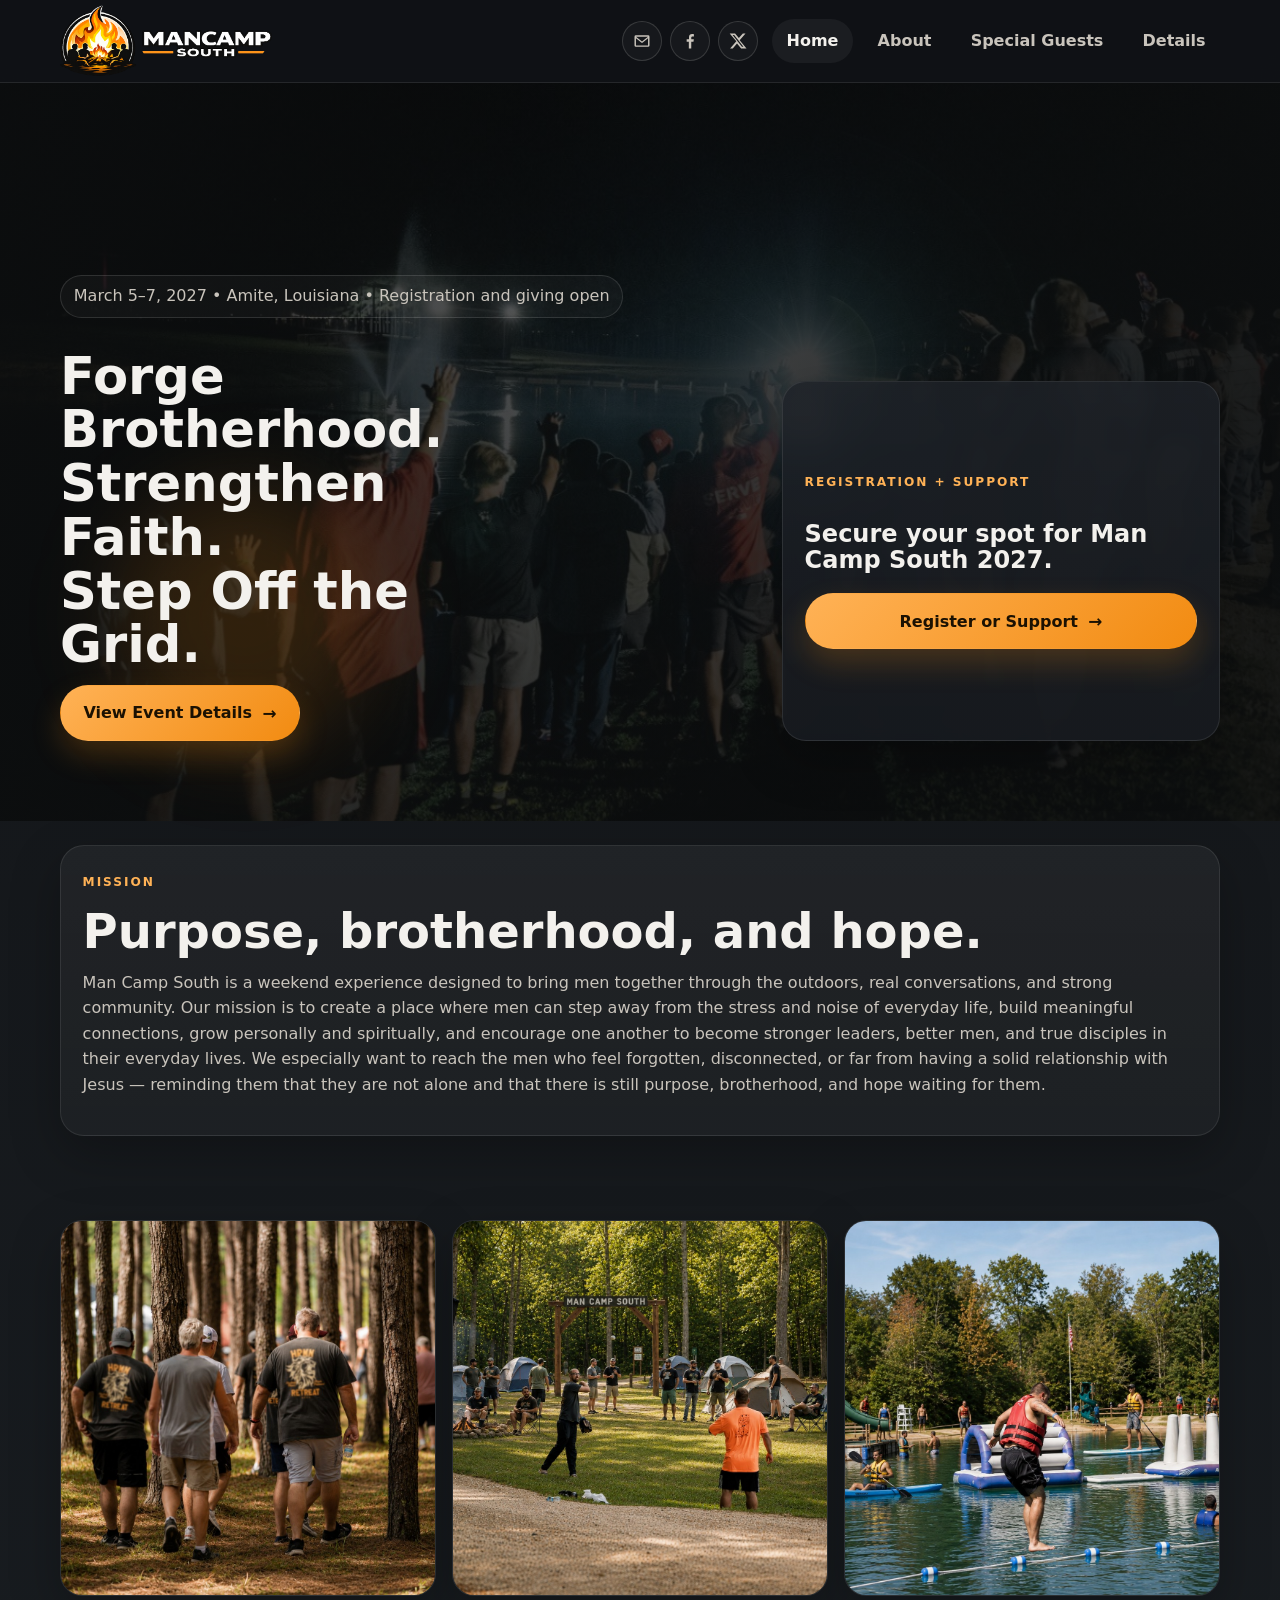
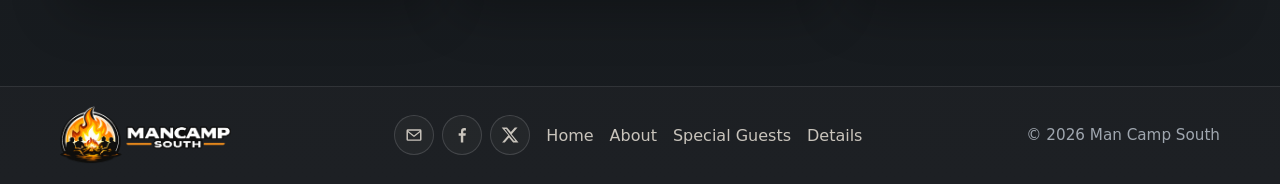
<file: index.html>
<!DOCTYPE html>
<html lang="en">
<head>
  <meta charset="UTF-8" />
  <meta name="viewport" content="width=device-width, initial-scale=1.0" />
  <title>Man Camp South 2027</title>
  <meta name="description" content="Faith-centered men’s camp in Amite City, Louisiana focused on discipleship, fellowship, and biblical teaching. March 5–7, 2027." />
  <meta property="og:title" content="Man Camp South 2027" />
  <meta property="og:description" content="Faith-centered men’s camp in Amite City, Louisiana focused on discipleship, fellowship, and biblical teaching. March 5–7, 2027." />
  <meta property="og:image" content="./assets/images/nighttime-lakeside-gathering.jpg" />
  <link rel="icon" href="./favicon.png" type="image/png" />
  <link rel="apple-touch-icon" href="./icon-192.png" />
  <meta name="theme-color" content="#141619" />
  <meta name="apple-mobile-web-app-capable" content="yes" />
  <meta name="apple-mobile-web-app-status-bar-style" content="black-translucent" />
  <link rel="manifest" href="./site.webmanifest" />
  <link rel="stylesheet" href="./assets/css/styles.css" />
  <script defer src="./assets/js/config.js"></script>
  <script defer src="./assets/js/site.js"></script>
</head>
<body>
<header class="site-header">
  <div class="container header-inner">
    <a class="brand" href="./index.html" aria-label="Man Camp South home"><img src="./assets/brand/logo-header.png" alt="Man Camp South logo" class="site-logo"></a>
    <nav class="nav">
      <div class="nav-socials" aria-label="Contact and social links">
        <a class="social-link social-link-header" href="mailto:mancampsouth@gmail.com" aria-label="Email Man Camp South"><svg class="social-svg" viewBox="0 0 24 24" aria-hidden="true"><path d="M3 6.75A1.75 1.75 0 0 1 4.75 5h14.5A1.75 1.75 0 0 1 21 6.75v10.5A1.75 1.75 0 0 1 19.25 19H4.75A1.75 1.75 0 0 1 3 17.25V6.75Zm1.8.25 7.2 5.58L19.2 7H4.8Zm14.45 10.5V8.77l-6.71 5.2a.9.9 0 0 1-1.08 0l-6.71-5.2v8.73h14.5Z" fill="currentColor"/></svg></a>
        <a class="social-link social-link-header" href="https://www.facebook.com/profile.php?id=61587904392355" target="_blank" rel="noopener" aria-label="Follow Man Camp South on Facebook"><svg class="social-svg" viewBox="0 0 24 24" aria-hidden="true"><path d="M13.5 21v-8h2.7l.4-3h-3.1V8.1c0-.9.3-1.6 1.7-1.6h1.5V3.8c-.3 0-1.2-.1-2.2-.1-2.2 0-3.7 1.3-3.7 3.9V10H8v3h2.6v8h2.9Z" fill="currentColor"/></svg></a>
        <a class="social-link social-link-header" href="https://x.com/mancampsouth" target="_blank" rel="noopener" aria-label="Follow Man Camp South on X"><svg class="social-svg" viewBox="0 0 24 24" aria-hidden="true"><path d="M17.8 3H21l-7 8 8.2 10h-6.4L10.8 15 5.7 21H2.5l7.5-8.8L2 3h6.5l4.5 5.5L17.8 3Zm-1.1 16h1.8L7.4 4.9H5.5L16.7 19Z" fill="currentColor"/></svg></a>
      </div>
      <a class="active" href="./index.html">Home</a>
      <a href="./about.html">About</a>
      <a href="./guests.html">Special Guests</a>
      <a href="./details.html">Details</a>
    </nav>
  </div>
</header>

  <main>
    <section class="hero hero-clean">
      <div class="container hero-inner hero-grid">
        <div class="hero-copy hero-copy-tight">
          <div class="hero-kicker">March 5–7, 2027 • Amite, Louisiana • Registration and giving open</div>
          <h1>Forge Brotherhood.<br>Strengthen Faith.<br>Step Off the Grid.</h1>
          <div class="btn-row"><a class="btn btn-primary btn-register-lg" href="./details.html">View Event Details</a></div>
        </div>
        <div class="hero-aside card glass-card registration-card" id="registration-widget">
          <div class="eyebrow">Registration + support</div>
          <h3>Secure your spot for Man Camp South 2027.</h3>
          <div class="registration-actions"><a class="btn btn-primary btn-register-lg" href="https://events.franklynsolutions.com/mancampsouth/mcs-2027" target="_blank" rel="noopener">Register or Support</a></div>
        </div>
      </div>
    </section>
    <section class="section-tight section-first-after-hero">
      <div class="container">
        <div class="card">
          <div class="eyebrow">Mission</div>
          <h2>Purpose, brotherhood, and hope.</h2>
          <p>Man Camp South is a weekend experience designed to bring men together through the outdoors, real conversations, and strong community. Our mission is to create a place where men can step away from the stress and noise of everyday life, build meaningful connections, grow personally and spiritually, and encourage one another to become stronger leaders, better men, and true disciples in their everyday lives. We especially want to reach the men who feel forgotten, disconnected, or far from having a solid relationship with Jesus — reminding them that they are not alone and that there is still purpose, brotherhood, and hope waiting for them.</p>
        </div>
      </div>
    </section>
    <section class="section-sm">
      <div class="container gallery-band gallery-band-polished gallery-band-centered">
        <img src="./assets/images/men-walking-through-pines.jpg" alt="Men walking together through the pine woods" style="object-position:38% center">
        <img src="./assets/images/man-camp-south-campsite-game.jpg" alt="Men gathered for a campsite game at Man Camp South" style="object-position:52% center">
        <img src="./assets/images/lake-water-activities.jpg" alt="Men enjoying water activities at the camp lake" style="object-position:50% center">
      </div>
    </section>
  </main>
<footer class="site-footer">
  <div class="container footer-inner">
    <div class="footer-brand-wrap"><a class="footer-brand" href="./index.html" aria-label="Man Camp South home"><img src="./assets/brand/logo-header.png" alt="Man Camp South logo" class="footer-logo"></a></div>
    <div class="footer-links-wrap"><div class="footer-row"><div class="footer-socials" aria-label="Contact and social links">
        <a class="social-link social-link-footer" href="mailto:mancampsouth@gmail.com" aria-label="Email Man Camp South"><svg class="social-svg" viewBox="0 0 24 24" aria-hidden="true"><path d="M3 6.75A1.75 1.75 0 0 1 4.75 5h14.5A1.75 1.75 0 0 1 21 6.75v10.5A1.75 1.75 0 0 1 19.25 19H4.75A1.75 1.75 0 0 1 3 17.25V6.75Zm1.8.25 7.2 5.58L19.2 7H4.8Zm14.45 10.5V8.77l-6.71 5.2a.9.9 0 0 1-1.08 0l-6.71-5.2v8.73h14.5Z" fill="currentColor"/></svg></a>
        <a class="social-link social-link-footer" href="https://www.facebook.com/profile.php?id=61587904392355" target="_blank" rel="noopener" aria-label="Follow Man Camp South on Facebook"><svg class="social-svg" viewBox="0 0 24 24" aria-hidden="true"><path d="M13.5 21v-8h2.7l.4-3h-3.1V8.1c0-.9.3-1.6 1.7-1.6h1.5V3.8c-.3 0-1.2-.1-2.2-.1-2.2 0-3.7 1.3-3.7 3.9V10H8v3h2.6v8h2.9Z" fill="currentColor"/></svg></a>
        <a class="social-link social-link-footer" href="https://x.com/mancampsouth" target="_blank" rel="noopener" aria-label="Follow Man Camp South on X"><svg class="social-svg" viewBox="0 0 24 24" aria-hidden="true"><path d="M17.8 3H21l-7 8 8.2 10h-6.4L10.8 15 5.7 21H2.5l7.5-8.8L2 3h6.5l4.5 5.5L17.8 3Zm-1.1 16h1.8L7.4 4.9H5.5L16.7 19Z" fill="currentColor"/></svg></a>
      </div><div class="footer-links"><a href="./index.html">Home</a><a href="./about.html">About</a><a href="./guests.html">Special Guests</a><a href="./details.html">Details</a></div></div></div>
    <div class="small">© <span id="year"></span> Man Camp South</div>
  </div>
</footer>
</body>
</html>
</file>
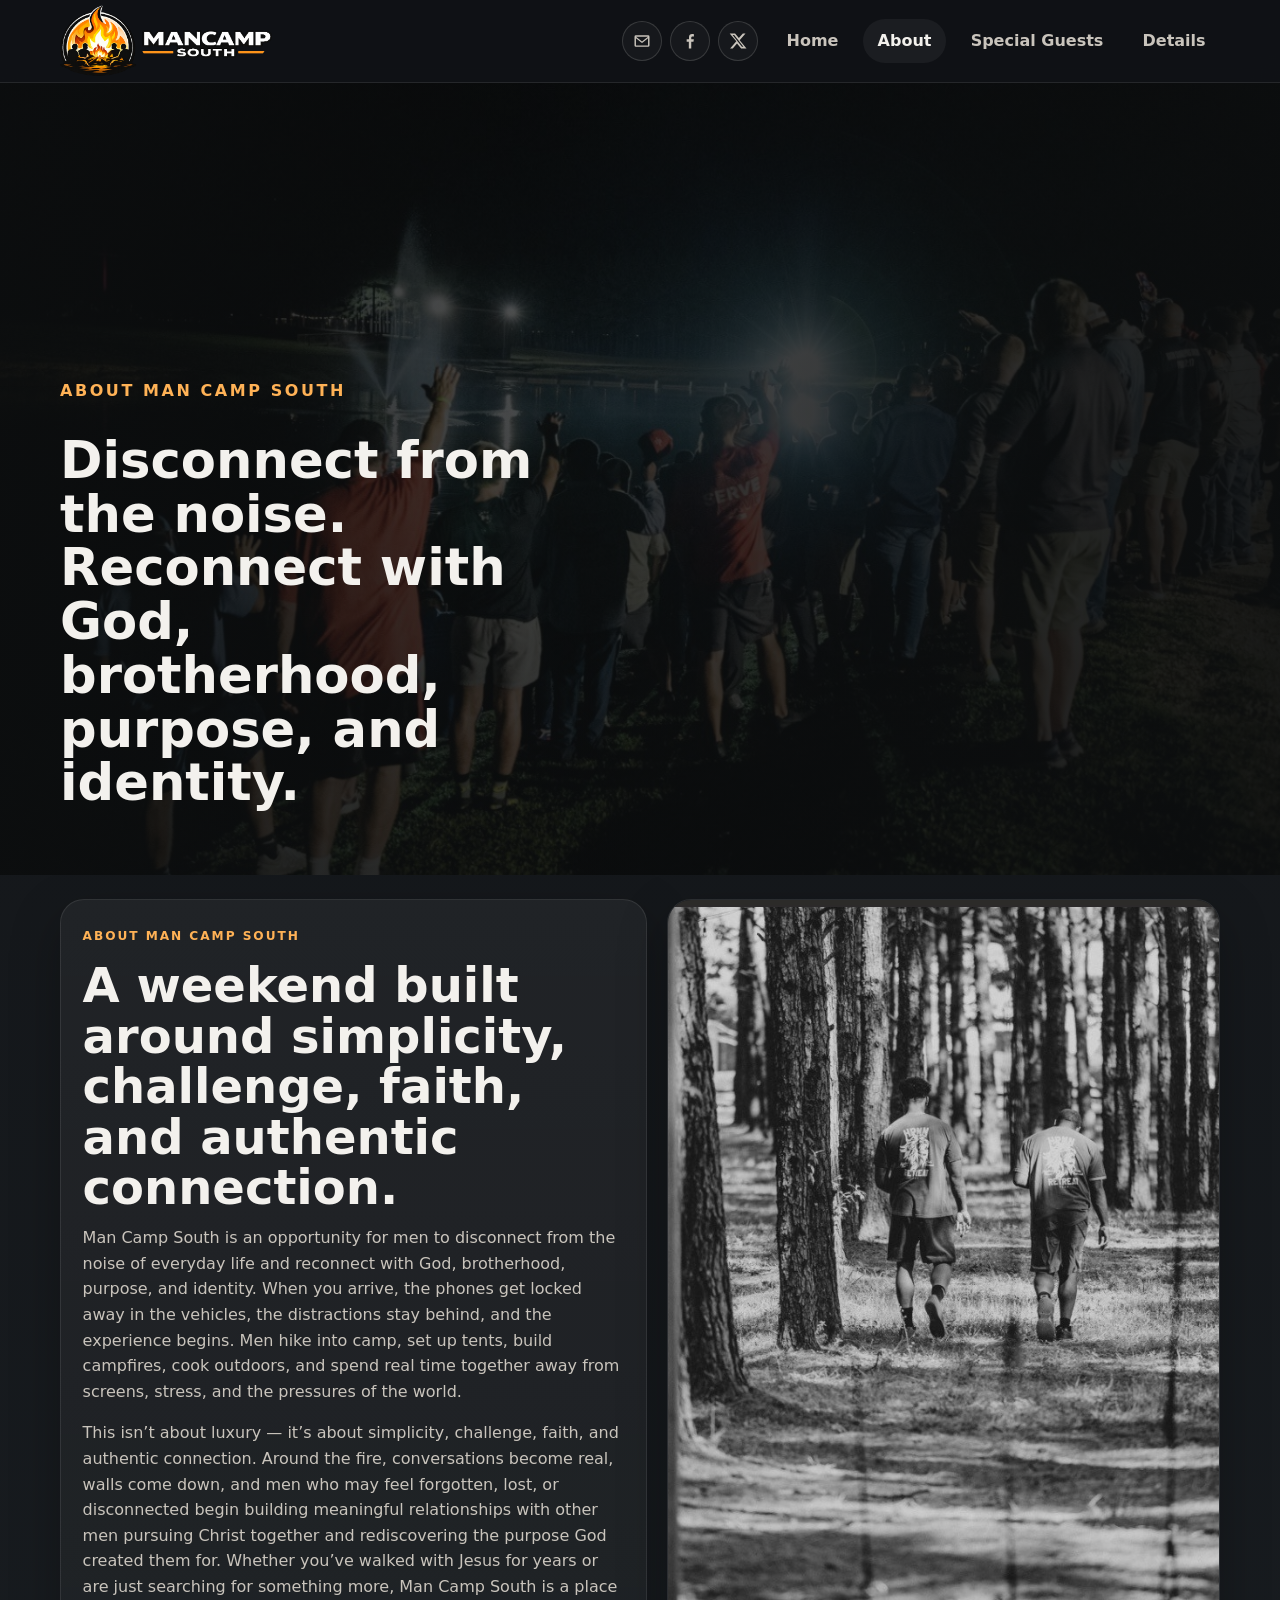
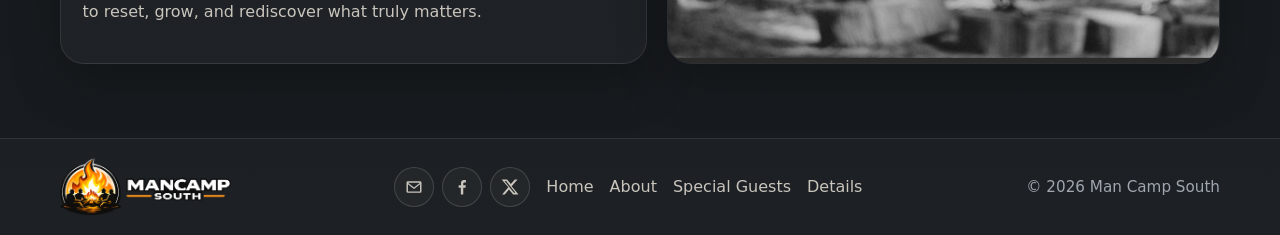
<file: about/index.html>
<!DOCTYPE html>
<html lang="en">
<head>
  <meta charset="UTF-8" />
  <meta name="viewport" content="width=device-width, initial-scale=1.0" />
  <title>About | Man Camp South</title>
  <meta name="description" content="About Man Camp South and the weekend experience built around faith, brotherhood, purpose, and identity." />
  <meta property="og:title" content="About | Man Camp South" />
  <meta property="og:description" content="About Man Camp South and the weekend experience built around faith, brotherhood, purpose, and identity." />
  <meta property="og:image" content="../assets/images/nighttime-lakeside-gathering.jpg" />
  <link rel="icon" href="../favicon.png" type="image/png" />
  <link rel="apple-touch-icon" href="../icon-192.png" />
  <meta name="theme-color" content="#141619" />
  <meta name="apple-mobile-web-app-capable" content="yes" />
  <meta name="apple-mobile-web-app-status-bar-style" content="black-translucent" />
  <link rel="manifest" href="../site.webmanifest" />
  <link rel="stylesheet" href="../assets/css/styles.css" />
  <script defer src="../assets/js/config.js"></script>
  <script defer src="../assets/js/site.js"></script>
</head>
<body>
<header class="site-header">
  <div class="container header-inner">
    <a class="brand" href="../index.html" aria-label="Man Camp South home"><img src="../assets/brand/logo-header.png" alt="Man Camp South logo" class="site-logo"></a>
    <nav class="nav">
      <div class="nav-socials" aria-label="Contact and social links">
        <a class="social-link social-link-header" href="mailto:mancampsouth@gmail.com" aria-label="Email Man Camp South"><svg class="social-svg" viewBox="0 0 24 24" aria-hidden="true"><path d="M3 6.75A1.75 1.75 0 0 1 4.75 5h14.5A1.75 1.75 0 0 1 21 6.75v10.5A1.75 1.75 0 0 1 19.25 19H4.75A1.75 1.75 0 0 1 3 17.25V6.75Zm1.8.25 7.2 5.58L19.2 7H4.8Zm14.45 10.5V8.77l-6.71 5.2a.9.9 0 0 1-1.08 0l-6.71-5.2v8.73h14.5Z" fill="currentColor"/></svg></a>
        <a class="social-link social-link-header" href="https://www.facebook.com/profile.php?id=61587904392355" target="_blank" rel="noopener" aria-label="Follow Man Camp South on Facebook"><svg class="social-svg" viewBox="0 0 24 24" aria-hidden="true"><path d="M13.5 21v-8h2.7l.4-3h-3.1V8.1c0-.9.3-1.6 1.7-1.6h1.5V3.8c-.3 0-1.2-.1-2.2-.1-2.2 0-3.7 1.3-3.7 3.9V10H8v3h2.6v8h2.9Z" fill="currentColor"/></svg></a>
        <a class="social-link social-link-header" href="https://x.com/mancampsouth" target="_blank" rel="noopener" aria-label="Follow Man Camp South on X"><svg class="social-svg" viewBox="0 0 24 24" aria-hidden="true"><path d="M17.8 3H21l-7 8 8.2 10h-6.4L10.8 15 5.7 21H2.5l7.5-8.8L2 3h6.5l4.5 5.5L17.8 3Zm-1.1 16h1.8L7.4 4.9H5.5L16.7 19Z" fill="currentColor"/></svg></a>
      </div>
      <a href="../index.html">Home</a>
      <a class="active" href="../about/index.html">About</a>
      <a href="../guests/index.html">Special Guests</a>
      <a href="../details/index.html">Details</a>
    </nav>
  </div>
</header>

  <section class="hero-subpage hero-subpage-home">
    <div class="container hero-inner">
      <div class="hero-copy hero-copy-tight">
        <div class="eyebrow">About Man Camp South</div>
        <h1>Disconnect from the noise. Reconnect with God, brotherhood, purpose, and identity.</h1>
      </div>
    </div>
  </section>
  <main>
    <section class="section-tight section-first-after-hero">
      <div class="container split">
        <div class="card">
          <div class="eyebrow">About Man Camp South</div>
          <h2>A weekend built around simplicity, challenge, faith, and authentic connection.</h2>
          <p>Man Camp South is an opportunity for men to disconnect from the noise of everyday life and reconnect with God, brotherhood, purpose, and identity. When you arrive, the phones get locked away in the vehicles, the distractions stay behind, and the experience begins. Men hike into camp, set up tents, build campfires, cook outdoors, and spend real time together away from screens, stress, and the pressures of the world.</p>
          <p>This isn’t about luxury — it’s about simplicity, challenge, faith, and authentic connection. Around the fire, conversations become real, walls come down, and men who may feel forgotten, lost, or disconnected begin building meaningful relationships with other men pursuing Christ together and rediscovering the purpose God created them for. Whether you’ve walked with Jesus for years or are just searching for something more, Man Camp South is a place to reset, grow, and rediscover what truly matters.</p>
        </div>
        <div class="panel-image"><img src="../assets/images/black-and-white-pine-walk.jpg" alt="Two men walking through a pine forest" style="object-position:center center"></div>
      </div>
    </section>
  </main>
<footer class="site-footer">
  <div class="container footer-inner">
    <div class="footer-brand-wrap"><a class="footer-brand" href="../index.html" aria-label="Man Camp South home"><img src="../assets/brand/logo-header.png" alt="Man Camp South logo" class="footer-logo"></a></div>
    <div class="footer-links-wrap"><div class="footer-row"><div class="footer-socials" aria-label="Contact and social links">
        <a class="social-link social-link-footer" href="mailto:mancampsouth@gmail.com" aria-label="Email Man Camp South"><svg class="social-svg" viewBox="0 0 24 24" aria-hidden="true"><path d="M3 6.75A1.75 1.75 0 0 1 4.75 5h14.5A1.75 1.75 0 0 1 21 6.75v10.5A1.75 1.75 0 0 1 19.25 19H4.75A1.75 1.75 0 0 1 3 17.25V6.75Zm1.8.25 7.2 5.58L19.2 7H4.8Zm14.45 10.5V8.77l-6.71 5.2a.9.9 0 0 1-1.08 0l-6.71-5.2v8.73h14.5Z" fill="currentColor"/></svg></a>
        <a class="social-link social-link-footer" href="https://www.facebook.com/profile.php?id=61587904392355" target="_blank" rel="noopener" aria-label="Follow Man Camp South on Facebook"><svg class="social-svg" viewBox="0 0 24 24" aria-hidden="true"><path d="M13.5 21v-8h2.7l.4-3h-3.1V8.1c0-.9.3-1.6 1.7-1.6h1.5V3.8c-.3 0-1.2-.1-2.2-.1-2.2 0-3.7 1.3-3.7 3.9V10H8v3h2.6v8h2.9Z" fill="currentColor"/></svg></a>
        <a class="social-link social-link-footer" href="https://x.com/mancampsouth" target="_blank" rel="noopener" aria-label="Follow Man Camp South on X"><svg class="social-svg" viewBox="0 0 24 24" aria-hidden="true"><path d="M17.8 3H21l-7 8 8.2 10h-6.4L10.8 15 5.7 21H2.5l7.5-8.8L2 3h6.5l4.5 5.5L17.8 3Zm-1.1 16h1.8L7.4 4.9H5.5L16.7 19Z" fill="currentColor"/></svg></a>
      </div><div class="footer-links"><a href="../index.html">Home</a><a href="../about/index.html">About</a><a href="../guests/index.html">Special Guests</a><a href="../details/index.html">Details</a></div></div></div>
    <div class="small">© <span id="year"></span> Man Camp South</div>
  </div>
</footer>
</body>
</html>
</file>
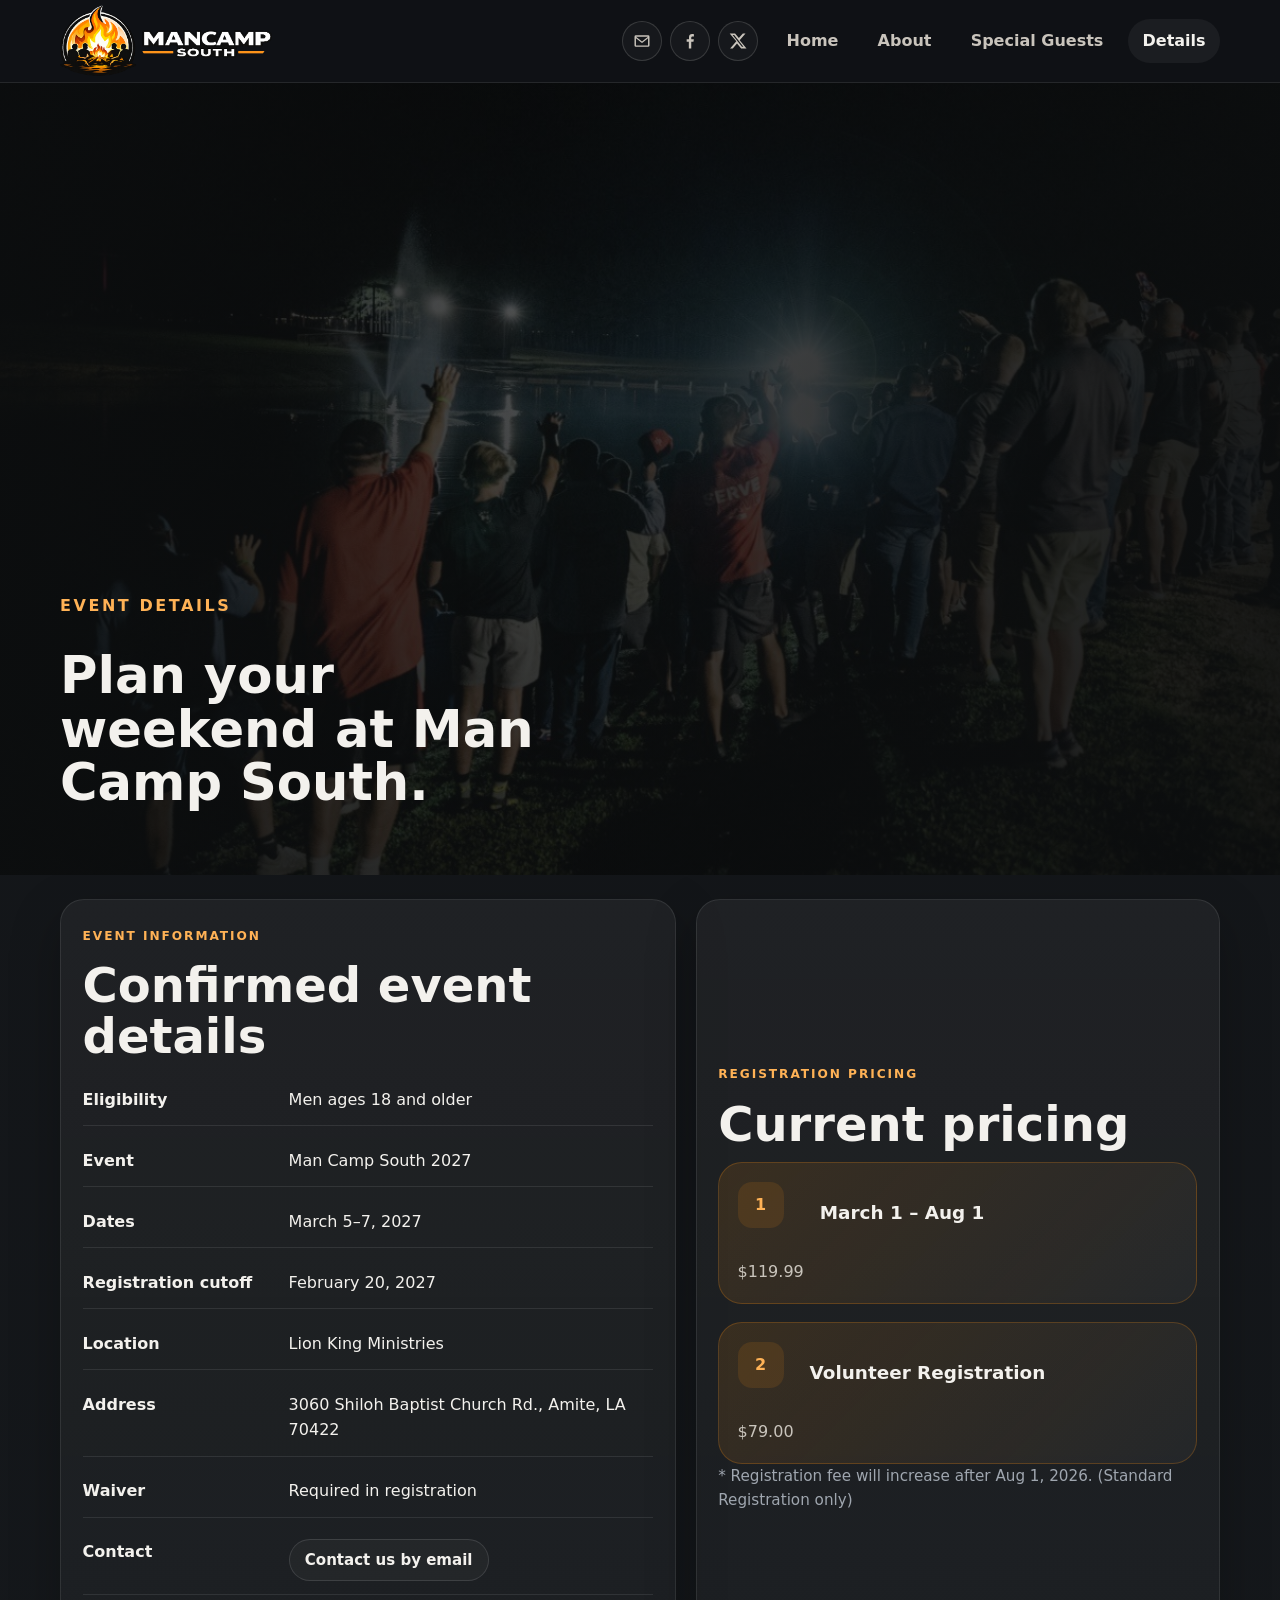
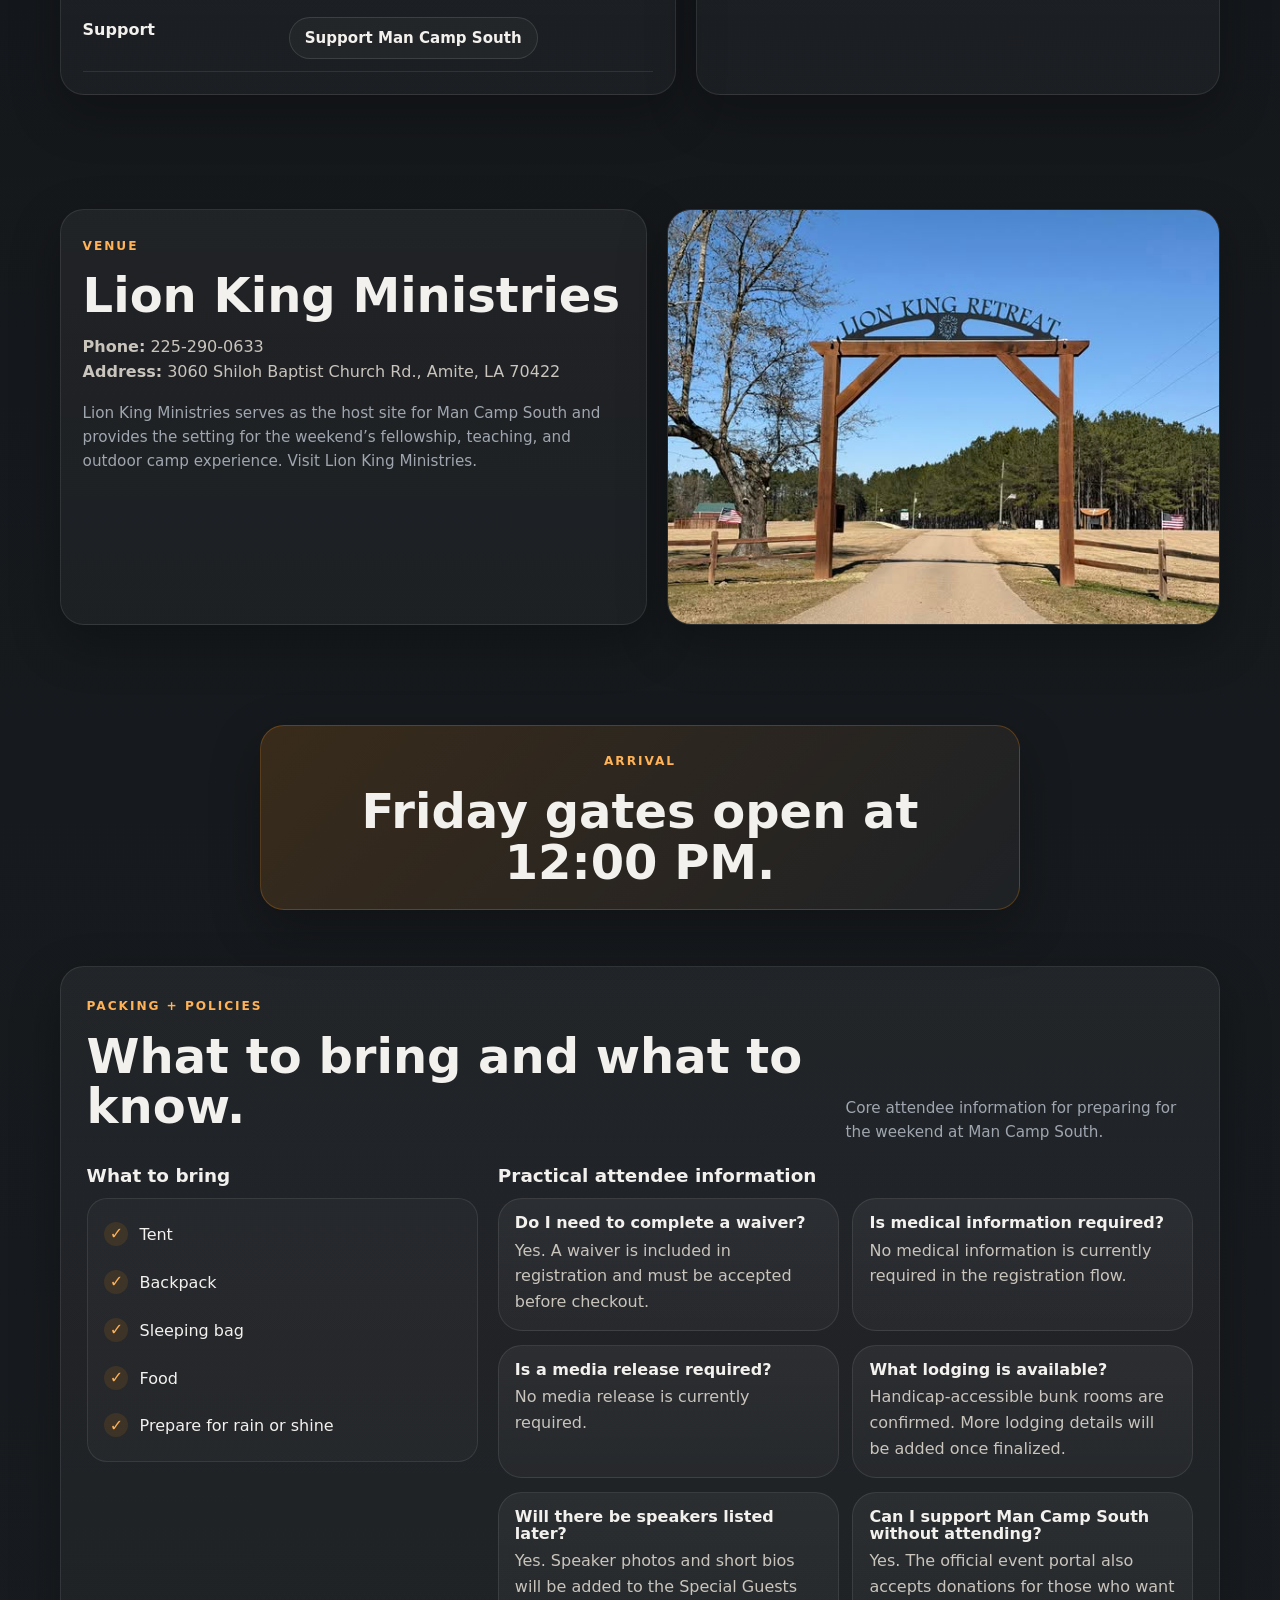
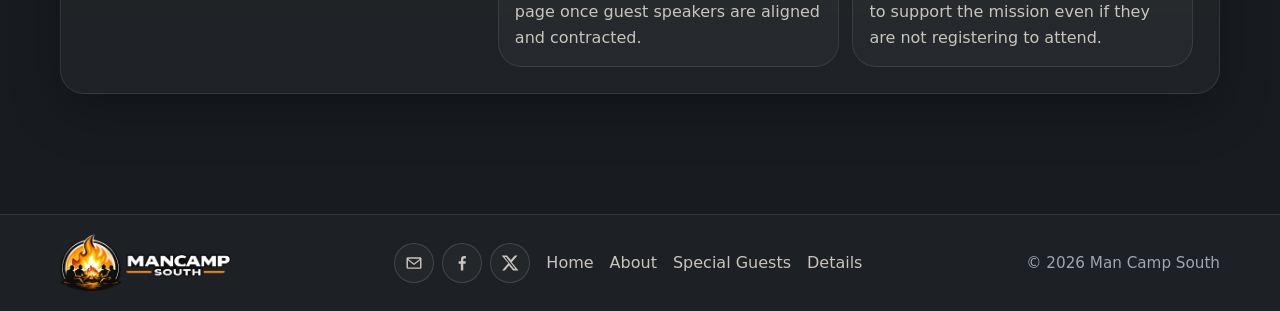
<file: details/index.html>
<!DOCTYPE html>
<html lang="en">
<head>
  <meta charset="UTF-8" />
  <meta name="viewport" content="width=device-width, initial-scale=1.0" />
  <title>Details | Man Camp South</title>
  <meta name="description" content="March 5–7, 2027 event details, location, pricing, schedule, and practical attendee information for Man Camp South." />
  <meta property="og:title" content="Details | Man Camp South" />
  <meta property="og:description" content="March 5–7, 2027 event details, location, pricing, schedule, and practical attendee information for Man Camp South." />
  <meta property="og:image" content="../assets/images/nighttime-lakeside-gathering.jpg" />
  <link rel="icon" href="../favicon.png" type="image/png" />
  <link rel="apple-touch-icon" href="../icon-192.png" />
  <meta name="theme-color" content="#141619" />
  <meta name="apple-mobile-web-app-capable" content="yes" />
  <meta name="apple-mobile-web-app-status-bar-style" content="black-translucent" />
  <link rel="manifest" href="../site.webmanifest" />
  <link rel="stylesheet" href="../assets/css/styles.css" />
  <script defer src="../assets/js/config.js"></script>
  <script defer src="../assets/js/site.js"></script>
</head>
<body>
<header class="site-header">
  <div class="container header-inner">
    <a class="brand" href="../index.html" aria-label="Man Camp South home"><img src="../assets/brand/logo-header.png" alt="Man Camp South logo" class="site-logo"></a>
    <nav class="nav">
      <div class="nav-socials" aria-label="Contact and social links">
        <a class="social-link social-link-header" href="mailto:mancampsouth@gmail.com" aria-label="Email Man Camp South"><svg class="social-svg" viewBox="0 0 24 24" aria-hidden="true"><path d="M3 6.75A1.75 1.75 0 0 1 4.75 5h14.5A1.75 1.75 0 0 1 21 6.75v10.5A1.75 1.75 0 0 1 19.25 19H4.75A1.75 1.75 0 0 1 3 17.25V6.75Zm1.8.25 7.2 5.58L19.2 7H4.8Zm14.45 10.5V8.77l-6.71 5.2a.9.9 0 0 1-1.08 0l-6.71-5.2v8.73h14.5Z" fill="currentColor"/></svg></a>
        <a class="social-link social-link-header" href="https://www.facebook.com/profile.php?id=61587904392355" target="_blank" rel="noopener" aria-label="Follow Man Camp South on Facebook"><svg class="social-svg" viewBox="0 0 24 24" aria-hidden="true"><path d="M13.5 21v-8h2.7l.4-3h-3.1V8.1c0-.9.3-1.6 1.7-1.6h1.5V3.8c-.3 0-1.2-.1-2.2-.1-2.2 0-3.7 1.3-3.7 3.9V10H8v3h2.6v8h2.9Z" fill="currentColor"/></svg></a>
        <a class="social-link social-link-header" href="https://x.com/mancampsouth" target="_blank" rel="noopener" aria-label="Follow Man Camp South on X"><svg class="social-svg" viewBox="0 0 24 24" aria-hidden="true"><path d="M17.8 3H21l-7 8 8.2 10h-6.4L10.8 15 5.7 21H2.5l7.5-8.8L2 3h6.5l4.5 5.5L17.8 3Zm-1.1 16h1.8L7.4 4.9H5.5L16.7 19Z" fill="currentColor"/></svg></a>
      </div>
      <a href="../index.html">Home</a>
      <a href="../about/index.html">About</a>
      <a href="../guests/index.html">Special Guests</a>
      <a class="active" href="../details/index.html">Details</a>
    </nav>
  </div>
</header>

  <section class="hero-subpage hero-subpage-home">
    <div class="container hero-inner">
      <div class="hero-copy hero-copy-tight">
        <div class="eyebrow">Event details</div>
        <h1>Plan your weekend at Man Camp South.</h1>
      </div>
    </div>
  </section>
  <main>
    <section class="section-tight section-first-after-hero">
      <div class="container split details-top-grid">
        <div class="card details-info-card">
          <div class="eyebrow">Event information</div>
          <h2>Confirmed event details</h2>
          <div class="kv-list" id="event-details"></div>
        </div>
        <div class="card details-pricing-card">
          <div class="eyebrow">Registration pricing</div>
          <h2>Current pricing</h2>
          <div class="grid-2" id="pricing-grid"></div>
          <p class="small">* Registration fee will increase after Aug 1, 2026. (Standard Registration only)</p>
        </div>
      </div>
    </section>
    <section class="section">
      <div class="container split">
        <div class="card">
          <div class="eyebrow">Venue</div>
          <h2>Lion King Ministries</h2>
          <p><strong>Phone:</strong> 225-290-0633<br><strong>Address:</strong> 3060 Shiloh Baptist Church Rd., Amite, LA 70422</p>
          <p class="small">Lion King Ministries serves as the host site for Man Camp South and provides the setting for the weekend’s fellowship, teaching, and outdoor camp experience. <a href="https://www.lionkingministries.org/" target="_blank" rel="noopener">Visit Lion King Ministries</a>.</p>
        </div>
        <div class="panel-image"><img src="../assets/images/lion-king-retreat-entrance.jpg" alt="Lion King Retreat entrance sign"></div>
      </div>
    </section>
    <section class="section-sm gate-section">
      <div class="container">
        <div class="gate-callout card">
          <div class="eyebrow">Arrival</div>
          <h2>Friday gates open at 12:00 PM.</h2>
        </div>
      </div>
    </section>
    <section class="section packing-section">
      <div class="container">
        <div class="card packing-card">
          <div class="packing-header">
            <div>
              <div class="eyebrow">Packing + policies</div>
              <h2>What to bring and what to know.</h2>
            </div>
            <p class="small">Core attendee information for preparing for the weekend at Man Camp South.</p>
          </div>
          <div class="packing-layout">
            <div>
              <h3>What to bring</h3>
              <div class="check-list bring-list-large" id="bring-list"></div>
            </div>
            <div>
              <h3>Practical attendee information</h3>
              <div class="faq-grid faq-grid-balanced" id="faq-grid"></div>
            </div>
          </div>
        </div>
      </div>
    </section>
  </main>
<footer class="site-footer">
  <div class="container footer-inner">
    <div class="footer-brand-wrap"><a class="footer-brand" href="../index.html" aria-label="Man Camp South home"><img src="../assets/brand/logo-header.png" alt="Man Camp South logo" class="footer-logo"></a></div>
    <div class="footer-links-wrap"><div class="footer-row"><div class="footer-socials" aria-label="Contact and social links">
        <a class="social-link social-link-footer" href="mailto:mancampsouth@gmail.com" aria-label="Email Man Camp South"><svg class="social-svg" viewBox="0 0 24 24" aria-hidden="true"><path d="M3 6.75A1.75 1.75 0 0 1 4.75 5h14.5A1.75 1.75 0 0 1 21 6.75v10.5A1.75 1.75 0 0 1 19.25 19H4.75A1.75 1.75 0 0 1 3 17.25V6.75Zm1.8.25 7.2 5.58L19.2 7H4.8Zm14.45 10.5V8.77l-6.71 5.2a.9.9 0 0 1-1.08 0l-6.71-5.2v8.73h14.5Z" fill="currentColor"/></svg></a>
        <a class="social-link social-link-footer" href="https://www.facebook.com/profile.php?id=61587904392355" target="_blank" rel="noopener" aria-label="Follow Man Camp South on Facebook"><svg class="social-svg" viewBox="0 0 24 24" aria-hidden="true"><path d="M13.5 21v-8h2.7l.4-3h-3.1V8.1c0-.9.3-1.6 1.7-1.6h1.5V3.8c-.3 0-1.2-.1-2.2-.1-2.2 0-3.7 1.3-3.7 3.9V10H8v3h2.6v8h2.9Z" fill="currentColor"/></svg></a>
        <a class="social-link social-link-footer" href="https://x.com/mancampsouth" target="_blank" rel="noopener" aria-label="Follow Man Camp South on X"><svg class="social-svg" viewBox="0 0 24 24" aria-hidden="true"><path d="M17.8 3H21l-7 8 8.2 10h-6.4L10.8 15 5.7 21H2.5l7.5-8.8L2 3h6.5l4.5 5.5L17.8 3Zm-1.1 16h1.8L7.4 4.9H5.5L16.7 19Z" fill="currentColor"/></svg></a>
      </div><div class="footer-links"><a href="../index.html">Home</a><a href="../about/index.html">About</a><a href="../guests/index.html">Special Guests</a><a href="../details/index.html">Details</a></div></div></div>
    <div class="small">© <span id="year"></span> Man Camp South</div>
  </div>
</footer>
</body>
</html>
</file>
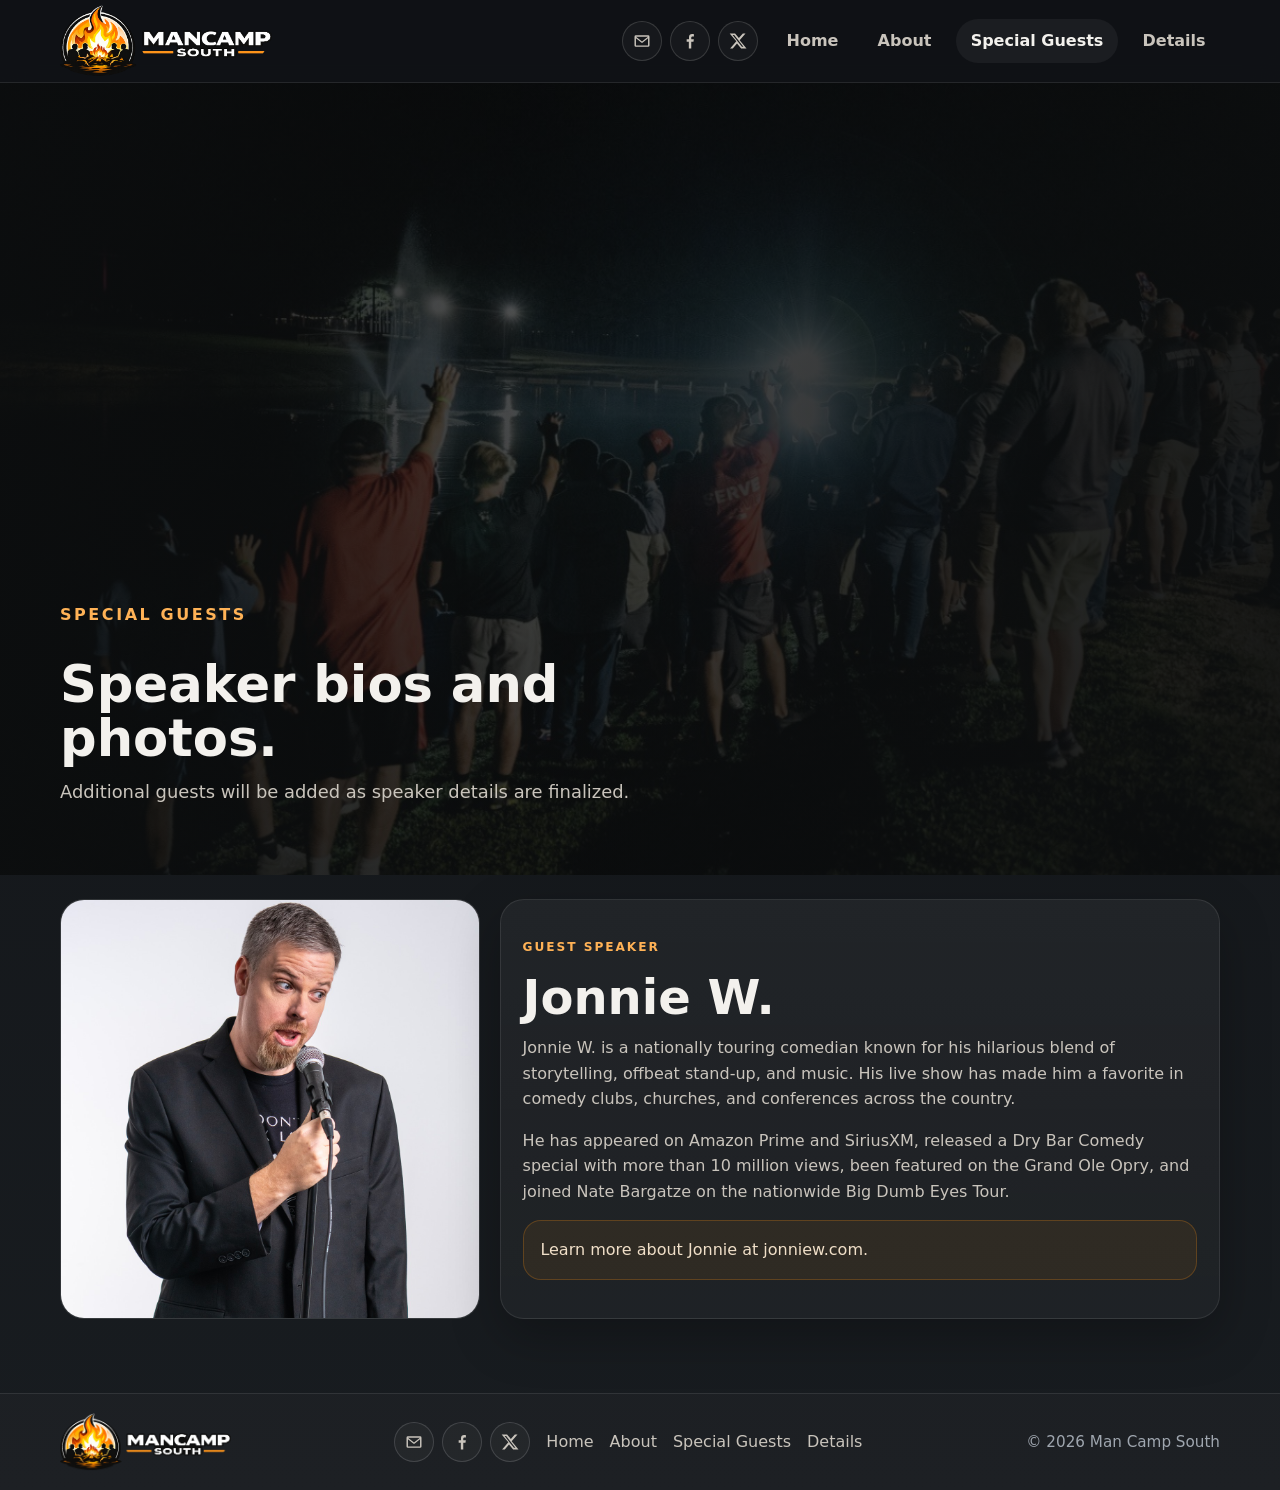
<file: guests/index.html>
<!DOCTYPE html>
<html lang="en">
<head>
  <meta charset="UTF-8" />
  <meta name="viewport" content="width=device-width, initial-scale=1.0" />
  <title>Special Guests | Man Camp South</title>
  <meta name="description" content="Special guest speaker bios and photos for Man Camp South." />
  <meta property="og:title" content="Special Guests | Man Camp South" />
  <meta property="og:description" content="Special guest speaker bios and photos for Man Camp South." />
  <meta property="og:image" content="../assets/images/nighttime-lakeside-gathering.jpg" />
  <link rel="icon" href="../favicon.png" type="image/png" />
  <link rel="apple-touch-icon" href="../icon-192.png" />
  <meta name="theme-color" content="#141619" />
  <meta name="apple-mobile-web-app-capable" content="yes" />
  <meta name="apple-mobile-web-app-status-bar-style" content="black-translucent" />
  <link rel="manifest" href="../site.webmanifest" />
  <link rel="stylesheet" href="../assets/css/styles.css" />
  <script defer src="../assets/js/config.js"></script>
  <script defer src="../assets/js/site.js"></script>
</head>
<body>
<header class="site-header">
  <div class="container header-inner">
    <a class="brand" href="../index.html" aria-label="Man Camp South home"><img src="../assets/brand/logo-header.png" alt="Man Camp South logo" class="site-logo"></a>
    <nav class="nav">
      <div class="nav-socials" aria-label="Contact and social links">
        <a class="social-link social-link-header" href="mailto:mancampsouth@gmail.com" aria-label="Email Man Camp South"><svg class="social-svg" viewBox="0 0 24 24" aria-hidden="true"><path d="M3 6.75A1.75 1.75 0 0 1 4.75 5h14.5A1.75 1.75 0 0 1 21 6.75v10.5A1.75 1.75 0 0 1 19.25 19H4.75A1.75 1.75 0 0 1 3 17.25V6.75Zm1.8.25 7.2 5.58L19.2 7H4.8Zm14.45 10.5V8.77l-6.71 5.2a.9.9 0 0 1-1.08 0l-6.71-5.2v8.73h14.5Z" fill="currentColor"/></svg></a>
        <a class="social-link social-link-header" href="https://www.facebook.com/profile.php?id=61587904392355" target="_blank" rel="noopener" aria-label="Follow Man Camp South on Facebook"><svg class="social-svg" viewBox="0 0 24 24" aria-hidden="true"><path d="M13.5 21v-8h2.7l.4-3h-3.1V8.1c0-.9.3-1.6 1.7-1.6h1.5V3.8c-.3 0-1.2-.1-2.2-.1-2.2 0-3.7 1.3-3.7 3.9V10H8v3h2.6v8h2.9Z" fill="currentColor"/></svg></a>
        <a class="social-link social-link-header" href="https://x.com/mancampsouth" target="_blank" rel="noopener" aria-label="Follow Man Camp South on X"><svg class="social-svg" viewBox="0 0 24 24" aria-hidden="true"><path d="M17.8 3H21l-7 8 8.2 10h-6.4L10.8 15 5.7 21H2.5l7.5-8.8L2 3h6.5l4.5 5.5L17.8 3Zm-1.1 16h1.8L7.4 4.9H5.5L16.7 19Z" fill="currentColor"/></svg></a>
      </div>
      <a href="../index.html">Home</a>
      <a href="../about/index.html">About</a>
      <a class="active" href="../guests/index.html">Special Guests</a>
      <a href="../details/index.html">Details</a>
    </nav>
  </div>
</header>

  <section class="hero-subpage hero-subpage-home">
    <div class="container hero-inner">
      <div class="hero-copy hero-copy-tight">
        <div class="eyebrow">Special Guests</div>
        <h1>Speaker bios and photos.</h1>
        <p class="lead">Additional guests will be added as speaker details are finalized.</p>
      </div>
    </div>
  </section>
  <main>
    <section class="section-tight section-first-after-hero">
      <div class="container">
        <div class="speaker-feature">
          <div class="speaker-photo card flat"><img src="../assets/images/jonnie-w.jpg" alt="Jonnie W. guest speaker photo"></div>
          <div class="card speaker-copy">
            <div class="eyebrow">Guest speaker</div>
            <h2>Jonnie W.</h2>
            <p>Jonnie W. is a nationally touring comedian known for his hilarious blend of storytelling, offbeat stand-up, and music. His live show has made him a favorite in comedy clubs, churches, and conferences across the country.</p>
            <p>He has appeared on Amazon Prime and SiriusXM, released a Dry Bar Comedy special with more than 10 million views, been featured on the Grand Ole Opry, and joined Nate Bargatze on the nationwide Big Dumb Eyes Tour.</p>
            <div class="notice">Learn more about Jonnie at <a href="https://www.jonniew.com/" target="_blank" rel="noopener">jonniew.com</a>.</div>
          </div>
        </div>
      </div>
    </section>
  </main>
<footer class="site-footer">
  <div class="container footer-inner">
    <div class="footer-brand-wrap"><a class="footer-brand" href="../index.html" aria-label="Man Camp South home"><img src="../assets/brand/logo-header.png" alt="Man Camp South logo" class="footer-logo"></a></div>
    <div class="footer-links-wrap"><div class="footer-row"><div class="footer-socials" aria-label="Contact and social links">
        <a class="social-link social-link-footer" href="mailto:mancampsouth@gmail.com" aria-label="Email Man Camp South"><svg class="social-svg" viewBox="0 0 24 24" aria-hidden="true"><path d="M3 6.75A1.75 1.75 0 0 1 4.75 5h14.5A1.75 1.75 0 0 1 21 6.75v10.5A1.75 1.75 0 0 1 19.25 19H4.75A1.75 1.75 0 0 1 3 17.25V6.75Zm1.8.25 7.2 5.58L19.2 7H4.8Zm14.45 10.5V8.77l-6.71 5.2a.9.9 0 0 1-1.08 0l-6.71-5.2v8.73h14.5Z" fill="currentColor"/></svg></a>
        <a class="social-link social-link-footer" href="https://www.facebook.com/profile.php?id=61587904392355" target="_blank" rel="noopener" aria-label="Follow Man Camp South on Facebook"><svg class="social-svg" viewBox="0 0 24 24" aria-hidden="true"><path d="M13.5 21v-8h2.7l.4-3h-3.1V8.1c0-.9.3-1.6 1.7-1.6h1.5V3.8c-.3 0-1.2-.1-2.2-.1-2.2 0-3.7 1.3-3.7 3.9V10H8v3h2.6v8h2.9Z" fill="currentColor"/></svg></a>
        <a class="social-link social-link-footer" href="https://x.com/mancampsouth" target="_blank" rel="noopener" aria-label="Follow Man Camp South on X"><svg class="social-svg" viewBox="0 0 24 24" aria-hidden="true"><path d="M17.8 3H21l-7 8 8.2 10h-6.4L10.8 15 5.7 21H2.5l7.5-8.8L2 3h6.5l4.5 5.5L17.8 3Zm-1.1 16h1.8L7.4 4.9H5.5L16.7 19Z" fill="currentColor"/></svg></a>
      </div><div class="footer-links"><a href="../index.html">Home</a><a href="../about/index.html">About</a><a href="../guests/index.html">Special Guests</a><a href="../details/index.html">Details</a></div></div></div>
    <div class="small">© <span id="year"></span> Man Camp South</div>
  </div>
</footer>
</body>
</html>
</file>
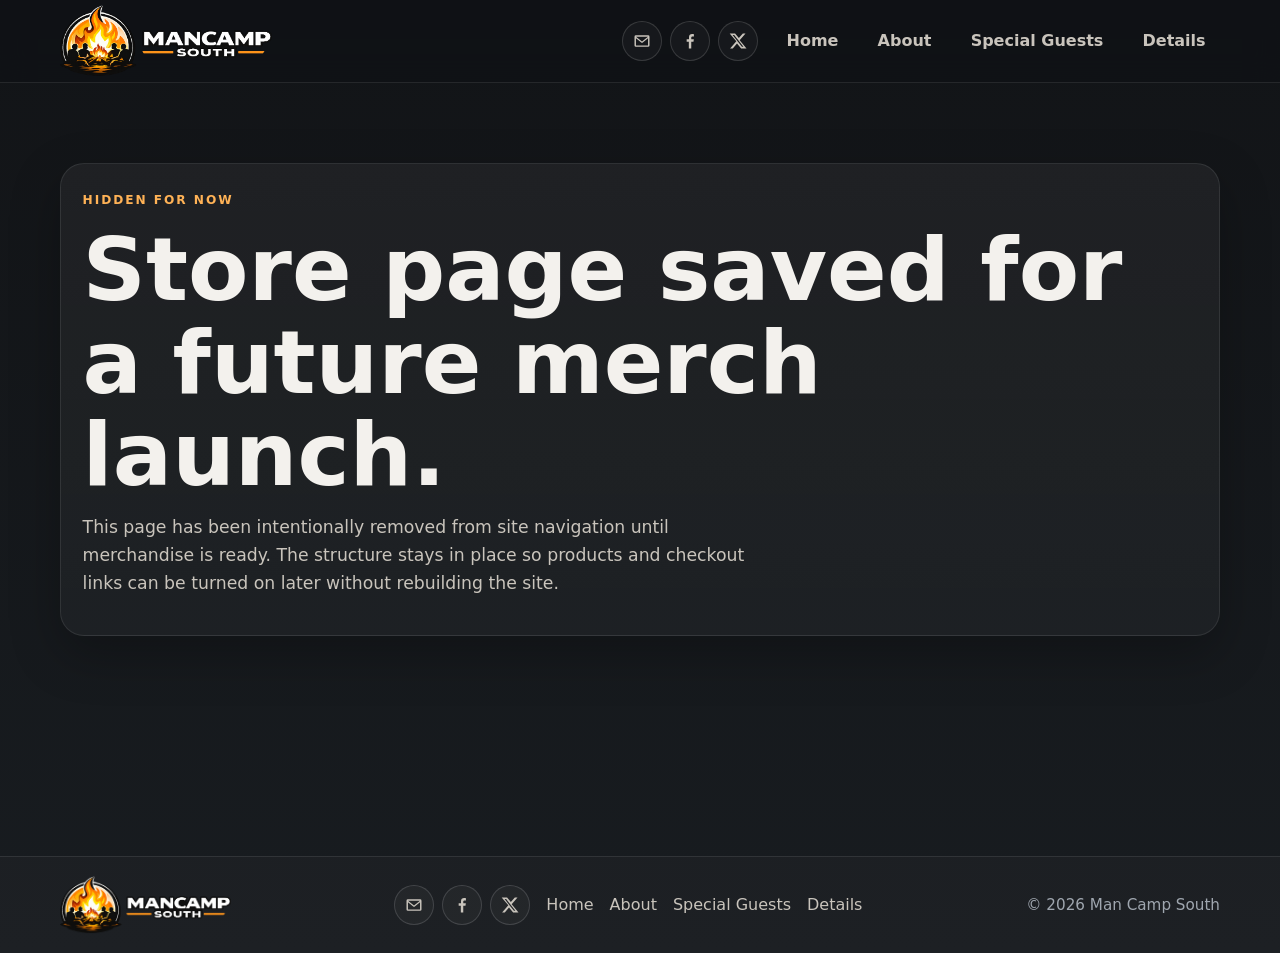
<file: store/index.html>
<!DOCTYPE html>
<html lang="en">
<head>
  <meta charset="UTF-8" />
  <meta name="viewport" content="width=device-width, initial-scale=1.0" />
  <title>Store | Man Camp South</title>
  <meta name="description" content="Hidden store shell for future merchandise launch." />
  <meta name="robots" content="noindex, nofollow" />
  <meta property="og:title" content="Store | Man Camp South" /><meta property="og:description" content="Hidden store shell for future merchandise launch." /><meta property="og:image" content="../assets/images/nighttime-lakeside-gathering.jpg" />
  <link rel="icon" href="../favicon.png" type="image/png" />
  <link rel="apple-touch-icon" href="../icon-192.png" />
  <meta name="theme-color" content="#141619" />
  <meta name="apple-mobile-web-app-capable" content="yes" />
  <meta name="apple-mobile-web-app-status-bar-style" content="black-translucent" />
  <link rel="manifest" href="../site.webmanifest" />
  <link rel="stylesheet" href="../assets/css/styles.css" />
  <script defer src="../assets/js/config.js"></script>
  <script defer src="../assets/js/site.js"></script>
</head>
<body>
  
<header class="site-header">
  <div class="container header-inner">
    <a class="brand" href="../index.html" aria-label="Man Camp South home"><img src="../assets/brand/logo-header.png" alt="Man Camp South logo" class="site-logo"></a>
    <nav class="nav">
      <div class="nav-socials" aria-label="Contact and social links">
        <a class="social-link social-link-header" href="mailto:mancampsouth@gmail.com" aria-label="Email Man Camp South"><svg class="social-svg" viewBox="0 0 24 24" aria-hidden="true"><path d="M3 6.75A1.75 1.75 0 0 1 4.75 5h14.5A1.75 1.75 0 0 1 21 6.75v10.5A1.75 1.75 0 0 1 19.25 19H4.75A1.75 1.75 0 0 1 3 17.25V6.75Zm1.8.25 7.2 5.58L19.2 7H4.8Zm14.45 10.5V8.77l-6.71 5.2a.9.9 0 0 1-1.08 0l-6.71-5.2v8.73h14.5Z" fill="currentColor"/></svg></a>
        <a class="social-link social-link-header" href="https://www.facebook.com/profile.php?id=61587904392355" target="_blank" rel="noopener" aria-label="Follow Man Camp South on Facebook"><svg class="social-svg" viewBox="0 0 24 24" aria-hidden="true"><path d="M13.5 21v-8h2.7l.4-3h-3.1V8.1c0-.9.3-1.6 1.7-1.6h1.5V3.8c-.3 0-1.2-.1-2.2-.1-2.2 0-3.7 1.3-3.7 3.9V10H8v3h2.6v8h2.9Z" fill="currentColor"/></svg></a>
        <a class="social-link social-link-header" href="https://x.com/mancampsouth" target="_blank" rel="noopener" aria-label="Follow Man Camp South on X"><svg class="social-svg" viewBox="0 0 24 24" aria-hidden="true"><path d="M17.8 3H21l-7 8 8.2 10h-6.4L10.8 15 5.7 21H2.5l7.5-8.8L2 3h6.5l4.5 5.5L17.8 3Zm-1.1 16h1.8L7.4 4.9H5.5L16.7 19Z" fill="currentColor"/></svg></a>
      </div>
      <a href="../index.html">Home</a>
      <a href="../about/index.html">About</a>
      <a href="../guests/index.html">Special Guests</a>
      <a href="../details/index.html">Details</a>
    </nav>
  </div>
</header>

  <main>
    <section class="section">
      <div class="container">
        <div class="card">
          <div class="eyebrow">Hidden for now</div>
          <h1 style="max-width:none">Store page saved for a future merch launch.</h1>
          <p class="lead">This page has been intentionally removed from site navigation until merchandise is ready. The structure stays in place so products and checkout links can be turned on later without rebuilding the site.</p>
        </div>
      </div>
    </section>
    <section class="section-sm">
      <div class="container">
        <div class="products-grid" id="products-grid"></div>
      </div>
    </section>
  </main>
  
<footer class="site-footer">
  <div class="container footer-inner">
    <div class="footer-brand-wrap"><a class="footer-brand" href="../index.html" aria-label="Man Camp South home"><img src="../assets/brand/logo-header.png" alt="Man Camp South logo" class="footer-logo"></a></div>
    <div class="footer-links-wrap"><div class="footer-row"><div class="footer-socials" aria-label="Contact and social links">
        <a class="social-link social-link-footer" href="mailto:mancampsouth@gmail.com" aria-label="Email Man Camp South"><svg class="social-svg" viewBox="0 0 24 24" aria-hidden="true"><path d="M3 6.75A1.75 1.75 0 0 1 4.75 5h14.5A1.75 1.75 0 0 1 21 6.75v10.5A1.75 1.75 0 0 1 19.25 19H4.75A1.75 1.75 0 0 1 3 17.25V6.75Zm1.8.25 7.2 5.58L19.2 7H4.8Zm14.45 10.5V8.77l-6.71 5.2a.9.9 0 0 1-1.08 0l-6.71-5.2v8.73h14.5Z" fill="currentColor"/></svg></a>
        <a class="social-link social-link-footer" href="https://www.facebook.com/profile.php?id=61587904392355" target="_blank" rel="noopener" aria-label="Follow Man Camp South on Facebook"><svg class="social-svg" viewBox="0 0 24 24" aria-hidden="true"><path d="M13.5 21v-8h2.7l.4-3h-3.1V8.1c0-.9.3-1.6 1.7-1.6h1.5V3.8c-.3 0-1.2-.1-2.2-.1-2.2 0-3.7 1.3-3.7 3.9V10H8v3h2.6v8h2.9Z" fill="currentColor"/></svg></a>
        <a class="social-link social-link-footer" href="https://x.com/mancampsouth" target="_blank" rel="noopener" aria-label="Follow Man Camp South on X"><svg class="social-svg" viewBox="0 0 24 24" aria-hidden="true"><path d="M17.8 3H21l-7 8 8.2 10h-6.4L10.8 15 5.7 21H2.5l7.5-8.8L2 3h6.5l4.5 5.5L17.8 3Zm-1.1 16h1.8L7.4 4.9H5.5L16.7 19Z" fill="currentColor"/></svg></a>
      </div><div class="footer-links"><a href="../index.html">Home</a><a href="../about/index.html">About</a><a href="../guests/index.html">Special Guests</a><a href="../details/index.html">Details</a></div></div></div>
    <div class="small">© <span id="year"></span> Man Camp South</div>
  </div>
</footer>

</body>
</html>
</file>
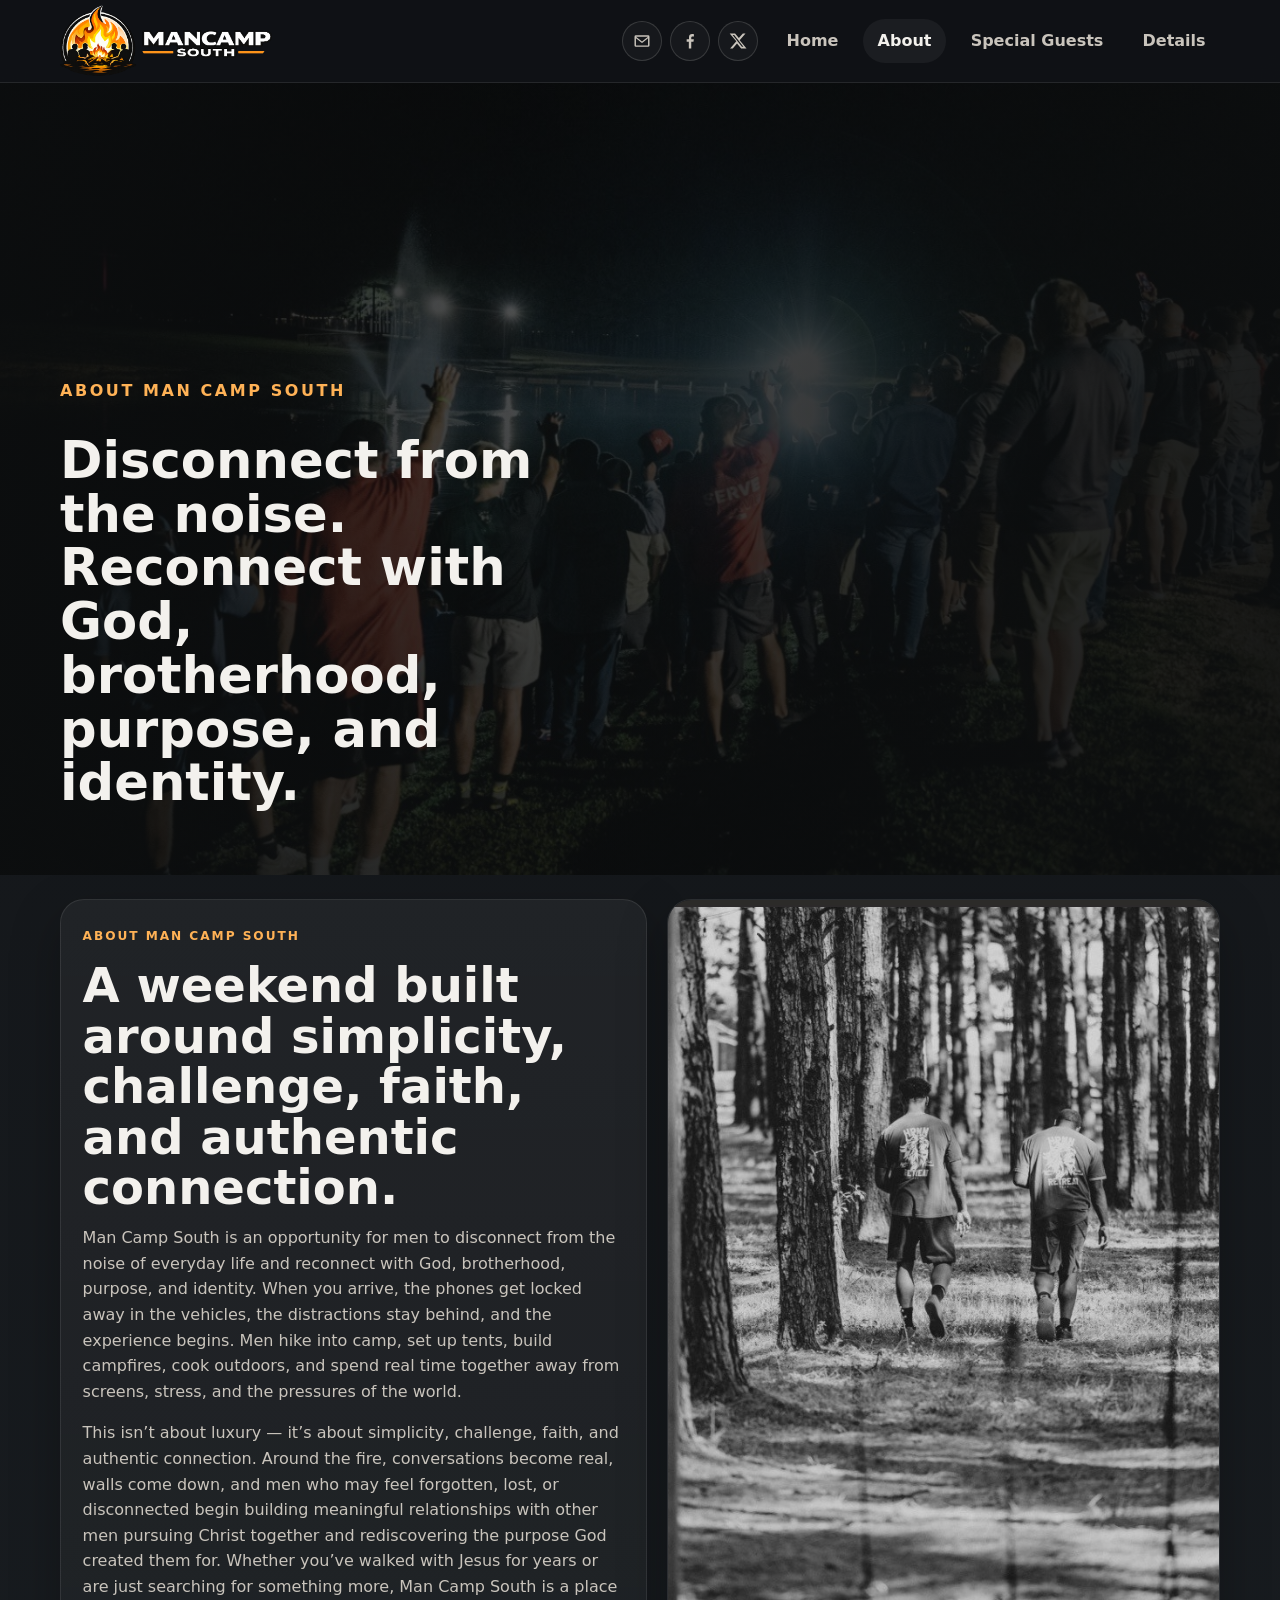
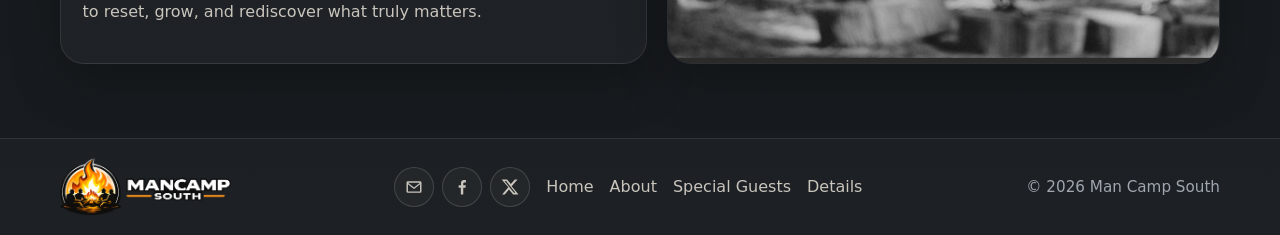
<file: about.html>
<!DOCTYPE html>
<html lang="en">
<head>
  <meta charset="UTF-8" />
  <meta name="viewport" content="width=device-width, initial-scale=1.0" />
  <title>About | Man Camp South</title>
  <meta name="description" content="About Man Camp South and the weekend experience built around faith, brotherhood, purpose, and identity." />
  <meta property="og:title" content="About | Man Camp South" />
  <meta property="og:description" content="About Man Camp South and the weekend experience built around faith, brotherhood, purpose, and identity." />
  <meta property="og:image" content="./assets/images/nighttime-lakeside-gathering.jpg" />
  <link rel="icon" href="./favicon.png" type="image/png" />
  <link rel="apple-touch-icon" href="./icon-192.png" />
  <meta name="theme-color" content="#141619" />
  <meta name="apple-mobile-web-app-capable" content="yes" />
  <meta name="apple-mobile-web-app-status-bar-style" content="black-translucent" />
  <link rel="manifest" href="./site.webmanifest" />
  <link rel="stylesheet" href="./assets/css/styles.css" />
  <script defer src="./assets/js/config.js"></script>
  <script defer src="./assets/js/site.js"></script>
</head>
<body>
<header class="site-header">
  <div class="container header-inner">
    <a class="brand" href="./index.html" aria-label="Man Camp South home"><img src="./assets/brand/logo-header.png" alt="Man Camp South logo" class="site-logo"></a>
    <nav class="nav">
      <div class="nav-socials" aria-label="Contact and social links">
        <a class="social-link social-link-header" href="mailto:mancampsouth@gmail.com" aria-label="Email Man Camp South"><svg class="social-svg" viewBox="0 0 24 24" aria-hidden="true"><path d="M3 6.75A1.75 1.75 0 0 1 4.75 5h14.5A1.75 1.75 0 0 1 21 6.75v10.5A1.75 1.75 0 0 1 19.25 19H4.75A1.75 1.75 0 0 1 3 17.25V6.75Zm1.8.25 7.2 5.58L19.2 7H4.8Zm14.45 10.5V8.77l-6.71 5.2a.9.9 0 0 1-1.08 0l-6.71-5.2v8.73h14.5Z" fill="currentColor"/></svg></a>
        <a class="social-link social-link-header" href="https://www.facebook.com/profile.php?id=61587904392355" target="_blank" rel="noopener" aria-label="Follow Man Camp South on Facebook"><svg class="social-svg" viewBox="0 0 24 24" aria-hidden="true"><path d="M13.5 21v-8h2.7l.4-3h-3.1V8.1c0-.9.3-1.6 1.7-1.6h1.5V3.8c-.3 0-1.2-.1-2.2-.1-2.2 0-3.7 1.3-3.7 3.9V10H8v3h2.6v8h2.9Z" fill="currentColor"/></svg></a>
        <a class="social-link social-link-header" href="https://x.com/mancampsouth" target="_blank" rel="noopener" aria-label="Follow Man Camp South on X"><svg class="social-svg" viewBox="0 0 24 24" aria-hidden="true"><path d="M17.8 3H21l-7 8 8.2 10h-6.4L10.8 15 5.7 21H2.5l7.5-8.8L2 3h6.5l4.5 5.5L17.8 3Zm-1.1 16h1.8L7.4 4.9H5.5L16.7 19Z" fill="currentColor"/></svg></a>
      </div>
      <a href="./index.html">Home</a>
      <a class="active" href="./about.html">About</a>
      <a href="./guests.html">Special Guests</a>
      <a href="./details.html">Details</a>
    </nav>
  </div>
</header>

  <section class="hero-subpage hero-subpage-home">
    <div class="container hero-inner">
      <div class="hero-copy hero-copy-tight">
        <div class="eyebrow">About Man Camp South</div>
        <h1>Disconnect from the noise. Reconnect with God, brotherhood, purpose, and identity.</h1>
      </div>
    </div>
  </section>
  <main>
    <section class="section-tight section-first-after-hero">
      <div class="container split">
        <div class="card">
          <div class="eyebrow">About Man Camp South</div>
          <h2>A weekend built around simplicity, challenge, faith, and authentic connection.</h2>
          <p>Man Camp South is an opportunity for men to disconnect from the noise of everyday life and reconnect with God, brotherhood, purpose, and identity. When you arrive, the phones get locked away in the vehicles, the distractions stay behind, and the experience begins. Men hike into camp, set up tents, build campfires, cook outdoors, and spend real time together away from screens, stress, and the pressures of the world.</p>
          <p>This isn’t about luxury — it’s about simplicity, challenge, faith, and authentic connection. Around the fire, conversations become real, walls come down, and men who may feel forgotten, lost, or disconnected begin building meaningful relationships with other men pursuing Christ together and rediscovering the purpose God created them for. Whether you’ve walked with Jesus for years or are just searching for something more, Man Camp South is a place to reset, grow, and rediscover what truly matters.</p>
        </div>
        <div class="panel-image"><img src="./assets/images/black-and-white-pine-walk.jpg" alt="Two men walking through a pine forest" style="object-position:center center"></div>
      </div>
    </section>
  </main>
<footer class="site-footer">
  <div class="container footer-inner">
    <div class="footer-brand-wrap"><a class="footer-brand" href="./index.html" aria-label="Man Camp South home"><img src="./assets/brand/logo-header.png" alt="Man Camp South logo" class="footer-logo"></a></div>
    <div class="footer-links-wrap"><div class="footer-row"><div class="footer-socials" aria-label="Contact and social links">
        <a class="social-link social-link-footer" href="mailto:mancampsouth@gmail.com" aria-label="Email Man Camp South"><svg class="social-svg" viewBox="0 0 24 24" aria-hidden="true"><path d="M3 6.75A1.75 1.75 0 0 1 4.75 5h14.5A1.75 1.75 0 0 1 21 6.75v10.5A1.75 1.75 0 0 1 19.25 19H4.75A1.75 1.75 0 0 1 3 17.25V6.75Zm1.8.25 7.2 5.58L19.2 7H4.8Zm14.45 10.5V8.77l-6.71 5.2a.9.9 0 0 1-1.08 0l-6.71-5.2v8.73h14.5Z" fill="currentColor"/></svg></a>
        <a class="social-link social-link-footer" href="https://www.facebook.com/profile.php?id=61587904392355" target="_blank" rel="noopener" aria-label="Follow Man Camp South on Facebook"><svg class="social-svg" viewBox="0 0 24 24" aria-hidden="true"><path d="M13.5 21v-8h2.7l.4-3h-3.1V8.1c0-.9.3-1.6 1.7-1.6h1.5V3.8c-.3 0-1.2-.1-2.2-.1-2.2 0-3.7 1.3-3.7 3.9V10H8v3h2.6v8h2.9Z" fill="currentColor"/></svg></a>
        <a class="social-link social-link-footer" href="https://x.com/mancampsouth" target="_blank" rel="noopener" aria-label="Follow Man Camp South on X"><svg class="social-svg" viewBox="0 0 24 24" aria-hidden="true"><path d="M17.8 3H21l-7 8 8.2 10h-6.4L10.8 15 5.7 21H2.5l7.5-8.8L2 3h6.5l4.5 5.5L17.8 3Zm-1.1 16h1.8L7.4 4.9H5.5L16.7 19Z" fill="currentColor"/></svg></a>
      </div><div class="footer-links"><a href="./index.html">Home</a><a href="./about.html">About</a><a href="./guests.html">Special Guests</a><a href="./details.html">Details</a></div></div></div>
    <div class="small">© <span id="year"></span> Man Camp South</div>
  </div>
</footer>
</body>
</html>
</file>
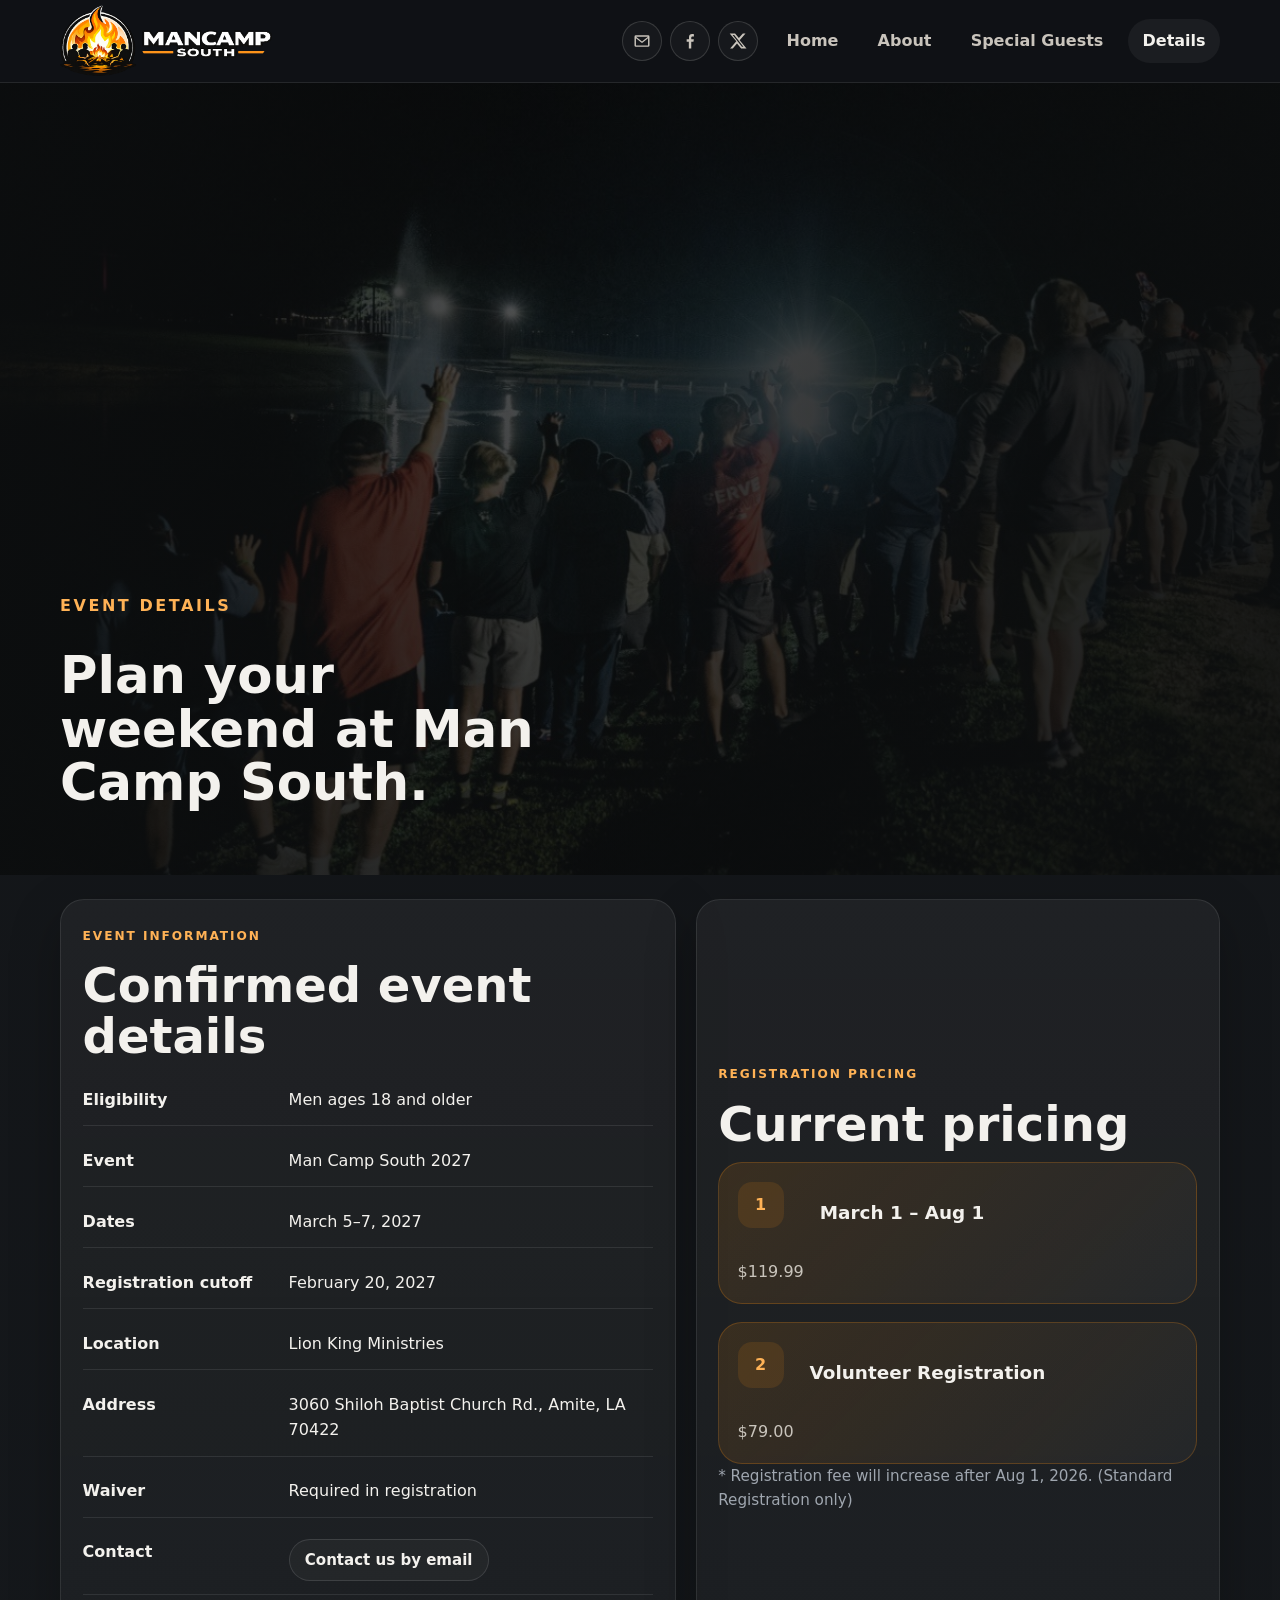
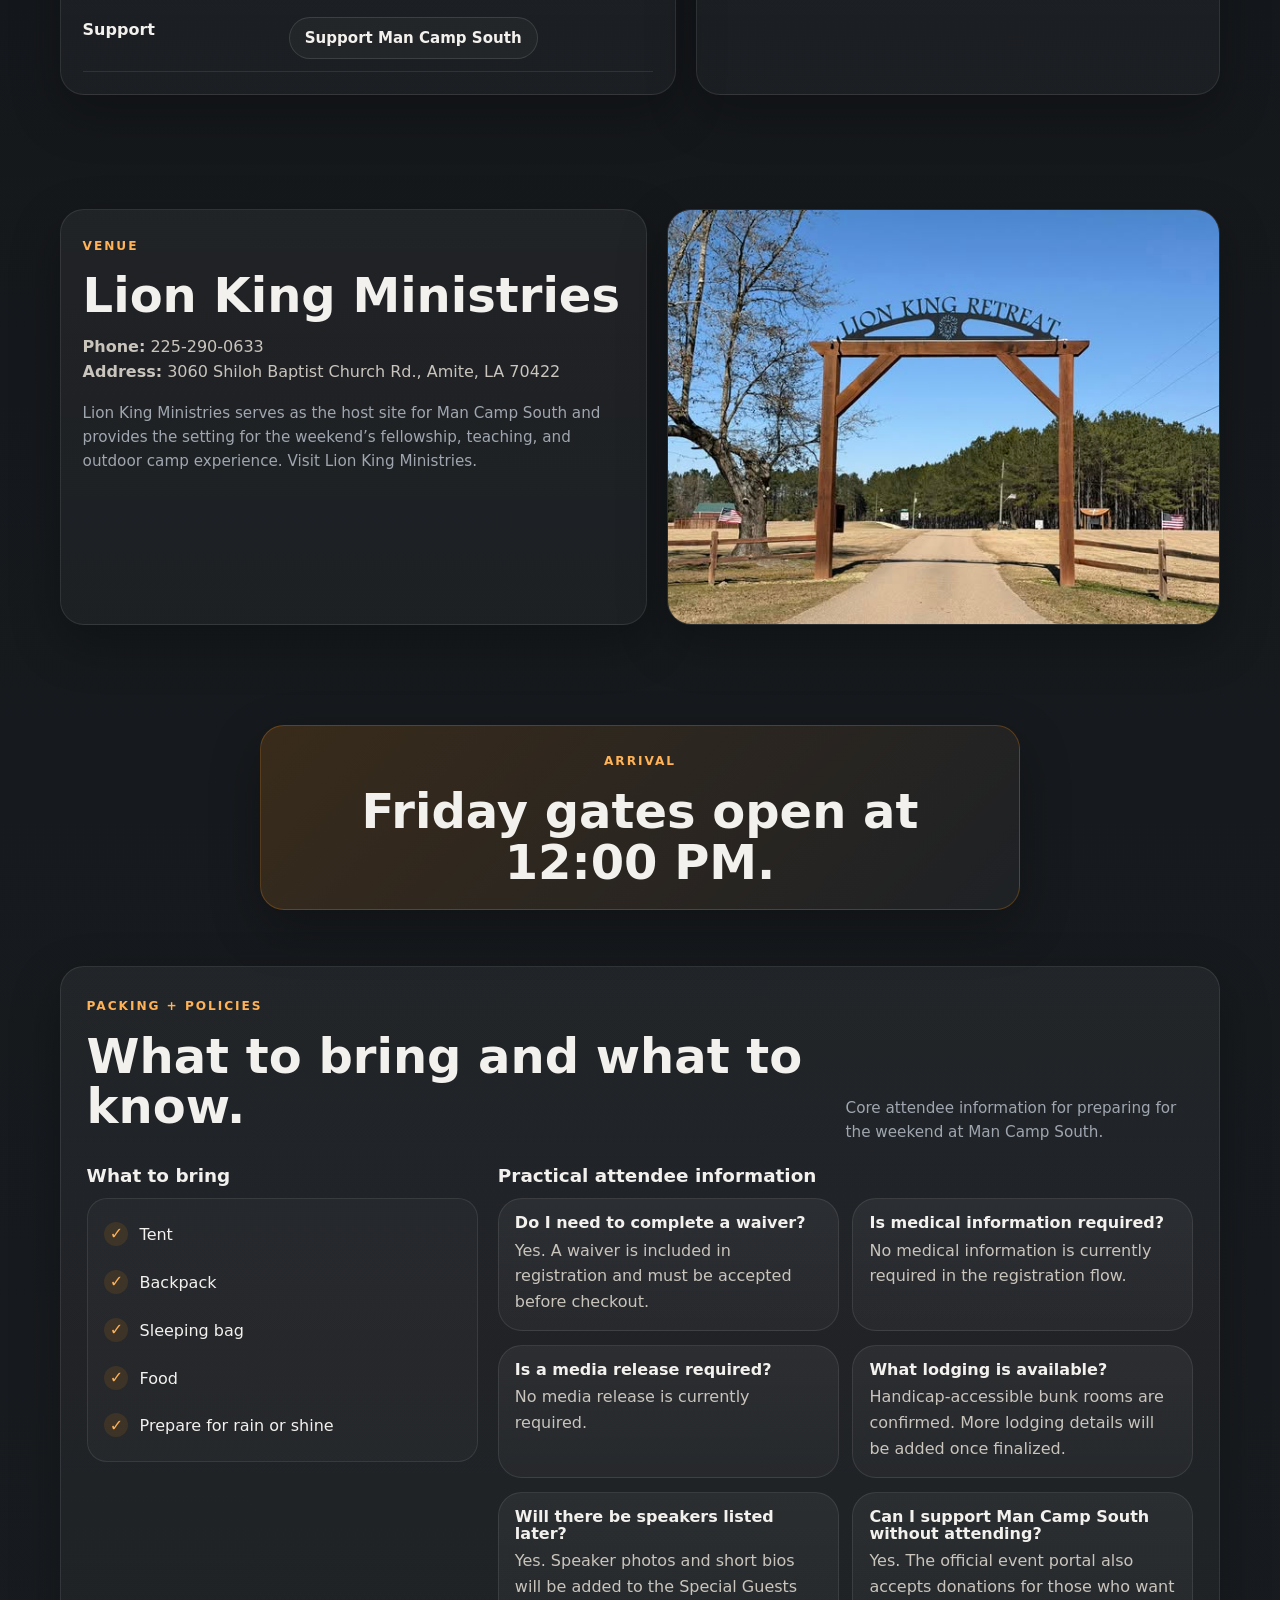
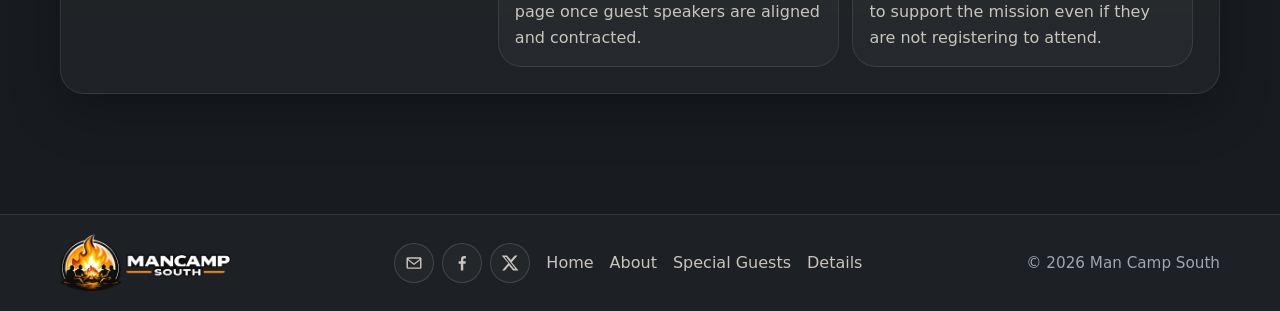
<file: details.html>
<!DOCTYPE html>
<html lang="en">
<head>
  <meta charset="UTF-8" />
  <meta name="viewport" content="width=device-width, initial-scale=1.0" />
  <title>Details | Man Camp South</title>
  <meta name="description" content="March 5–7, 2027 event details, location, pricing, schedule, and practical attendee information for Man Camp South." />
  <meta property="og:title" content="Details | Man Camp South" />
  <meta property="og:description" content="March 5–7, 2027 event details, location, pricing, schedule, and practical attendee information for Man Camp South." />
  <meta property="og:image" content="./assets/images/nighttime-lakeside-gathering.jpg" />
  <link rel="icon" href="./favicon.png" type="image/png" />
  <link rel="apple-touch-icon" href="./icon-192.png" />
  <meta name="theme-color" content="#141619" />
  <meta name="apple-mobile-web-app-capable" content="yes" />
  <meta name="apple-mobile-web-app-status-bar-style" content="black-translucent" />
  <link rel="manifest" href="./site.webmanifest" />
  <link rel="stylesheet" href="./assets/css/styles.css" />
  <script defer src="./assets/js/config.js"></script>
  <script defer src="./assets/js/site.js"></script>
</head>
<body>
<header class="site-header">
  <div class="container header-inner">
    <a class="brand" href="./index.html" aria-label="Man Camp South home"><img src="./assets/brand/logo-header.png" alt="Man Camp South logo" class="site-logo"></a>
    <nav class="nav">
      <div class="nav-socials" aria-label="Contact and social links">
        <a class="social-link social-link-header" href="mailto:mancampsouth@gmail.com" aria-label="Email Man Camp South"><svg class="social-svg" viewBox="0 0 24 24" aria-hidden="true"><path d="M3 6.75A1.75 1.75 0 0 1 4.75 5h14.5A1.75 1.75 0 0 1 21 6.75v10.5A1.75 1.75 0 0 1 19.25 19H4.75A1.75 1.75 0 0 1 3 17.25V6.75Zm1.8.25 7.2 5.58L19.2 7H4.8Zm14.45 10.5V8.77l-6.71 5.2a.9.9 0 0 1-1.08 0l-6.71-5.2v8.73h14.5Z" fill="currentColor"/></svg></a>
        <a class="social-link social-link-header" href="https://www.facebook.com/profile.php?id=61587904392355" target="_blank" rel="noopener" aria-label="Follow Man Camp South on Facebook"><svg class="social-svg" viewBox="0 0 24 24" aria-hidden="true"><path d="M13.5 21v-8h2.7l.4-3h-3.1V8.1c0-.9.3-1.6 1.7-1.6h1.5V3.8c-.3 0-1.2-.1-2.2-.1-2.2 0-3.7 1.3-3.7 3.9V10H8v3h2.6v8h2.9Z" fill="currentColor"/></svg></a>
        <a class="social-link social-link-header" href="https://x.com/mancampsouth" target="_blank" rel="noopener" aria-label="Follow Man Camp South on X"><svg class="social-svg" viewBox="0 0 24 24" aria-hidden="true"><path d="M17.8 3H21l-7 8 8.2 10h-6.4L10.8 15 5.7 21H2.5l7.5-8.8L2 3h6.5l4.5 5.5L17.8 3Zm-1.1 16h1.8L7.4 4.9H5.5L16.7 19Z" fill="currentColor"/></svg></a>
      </div>
      <a href="./index.html">Home</a>
      <a href="./about.html">About</a>
      <a href="./guests.html">Special Guests</a>
      <a class="active" href="./details.html">Details</a>
    </nav>
  </div>
</header>

  <section class="hero-subpage hero-subpage-home">
    <div class="container hero-inner">
      <div class="hero-copy hero-copy-tight">
        <div class="eyebrow">Event details</div>
        <h1>Plan your weekend at Man Camp South.</h1>
      </div>
    </div>
  </section>
  <main>
    <section class="section-tight section-first-after-hero">
      <div class="container split details-top-grid">
        <div class="card details-info-card">
          <div class="eyebrow">Event information</div>
          <h2>Confirmed event details</h2>
          <div class="kv-list" id="event-details"></div>
        </div>
        <div class="card details-pricing-card">
          <div class="eyebrow">Registration pricing</div>
          <h2>Current pricing</h2>
          <div class="grid-2" id="pricing-grid"></div>
          <p class="small">* Registration fee will increase after Aug 1, 2026. (Standard Registration only)</p>
        </div>
      </div>
    </section>
    <section class="section">
      <div class="container split">
        <div class="card">
          <div class="eyebrow">Venue</div>
          <h2>Lion King Ministries</h2>
          <p><strong>Phone:</strong> 225-290-0633<br><strong>Address:</strong> 3060 Shiloh Baptist Church Rd., Amite, LA 70422</p>
          <p class="small">Lion King Ministries serves as the host site for Man Camp South and provides the setting for the weekend’s fellowship, teaching, and outdoor camp experience. <a href="https://www.lionkingministries.org/" target="_blank" rel="noopener">Visit Lion King Ministries</a>.</p>
        </div>
        <div class="panel-image"><img src="./assets/images/lion-king-retreat-entrance.jpg" alt="Lion King Retreat entrance sign"></div>
      </div>
    </section>
    <section class="section-sm gate-section">
      <div class="container">
        <div class="gate-callout card">
          <div class="eyebrow">Arrival</div>
          <h2>Friday gates open at 12:00 PM.</h2>
        </div>
      </div>
    </section>
    <section class="section packing-section">
      <div class="container">
        <div class="card packing-card">
          <div class="packing-header">
            <div>
              <div class="eyebrow">Packing + policies</div>
              <h2>What to bring and what to know.</h2>
            </div>
            <p class="small">Core attendee information for preparing for the weekend at Man Camp South.</p>
          </div>
          <div class="packing-layout">
            <div>
              <h3>What to bring</h3>
              <div class="check-list bring-list-large" id="bring-list"></div>
            </div>
            <div>
              <h3>Practical attendee information</h3>
              <div class="faq-grid faq-grid-balanced" id="faq-grid"></div>
            </div>
          </div>
        </div>
      </div>
    </section>
  </main>
<footer class="site-footer">
  <div class="container footer-inner">
    <div class="footer-brand-wrap"><a class="footer-brand" href="./index.html" aria-label="Man Camp South home"><img src="./assets/brand/logo-header.png" alt="Man Camp South logo" class="footer-logo"></a></div>
    <div class="footer-links-wrap"><div class="footer-row"><div class="footer-socials" aria-label="Contact and social links">
        <a class="social-link social-link-footer" href="mailto:mancampsouth@gmail.com" aria-label="Email Man Camp South"><svg class="social-svg" viewBox="0 0 24 24" aria-hidden="true"><path d="M3 6.75A1.75 1.75 0 0 1 4.75 5h14.5A1.75 1.75 0 0 1 21 6.75v10.5A1.75 1.75 0 0 1 19.25 19H4.75A1.75 1.75 0 0 1 3 17.25V6.75Zm1.8.25 7.2 5.58L19.2 7H4.8Zm14.45 10.5V8.77l-6.71 5.2a.9.9 0 0 1-1.08 0l-6.71-5.2v8.73h14.5Z" fill="currentColor"/></svg></a>
        <a class="social-link social-link-footer" href="https://www.facebook.com/profile.php?id=61587904392355" target="_blank" rel="noopener" aria-label="Follow Man Camp South on Facebook"><svg class="social-svg" viewBox="0 0 24 24" aria-hidden="true"><path d="M13.5 21v-8h2.7l.4-3h-3.1V8.1c0-.9.3-1.6 1.7-1.6h1.5V3.8c-.3 0-1.2-.1-2.2-.1-2.2 0-3.7 1.3-3.7 3.9V10H8v3h2.6v8h2.9Z" fill="currentColor"/></svg></a>
        <a class="social-link social-link-footer" href="https://x.com/mancampsouth" target="_blank" rel="noopener" aria-label="Follow Man Camp South on X"><svg class="social-svg" viewBox="0 0 24 24" aria-hidden="true"><path d="M17.8 3H21l-7 8 8.2 10h-6.4L10.8 15 5.7 21H2.5l7.5-8.8L2 3h6.5l4.5 5.5L17.8 3Zm-1.1 16h1.8L7.4 4.9H5.5L16.7 19Z" fill="currentColor"/></svg></a>
      </div><div class="footer-links"><a href="./index.html">Home</a><a href="./about.html">About</a><a href="./guests.html">Special Guests</a><a href="./details.html">Details</a></div></div></div>
    <div class="small">© <span id="year"></span> Man Camp South</div>
  </div>
</footer>
</body>
</html>
</file>
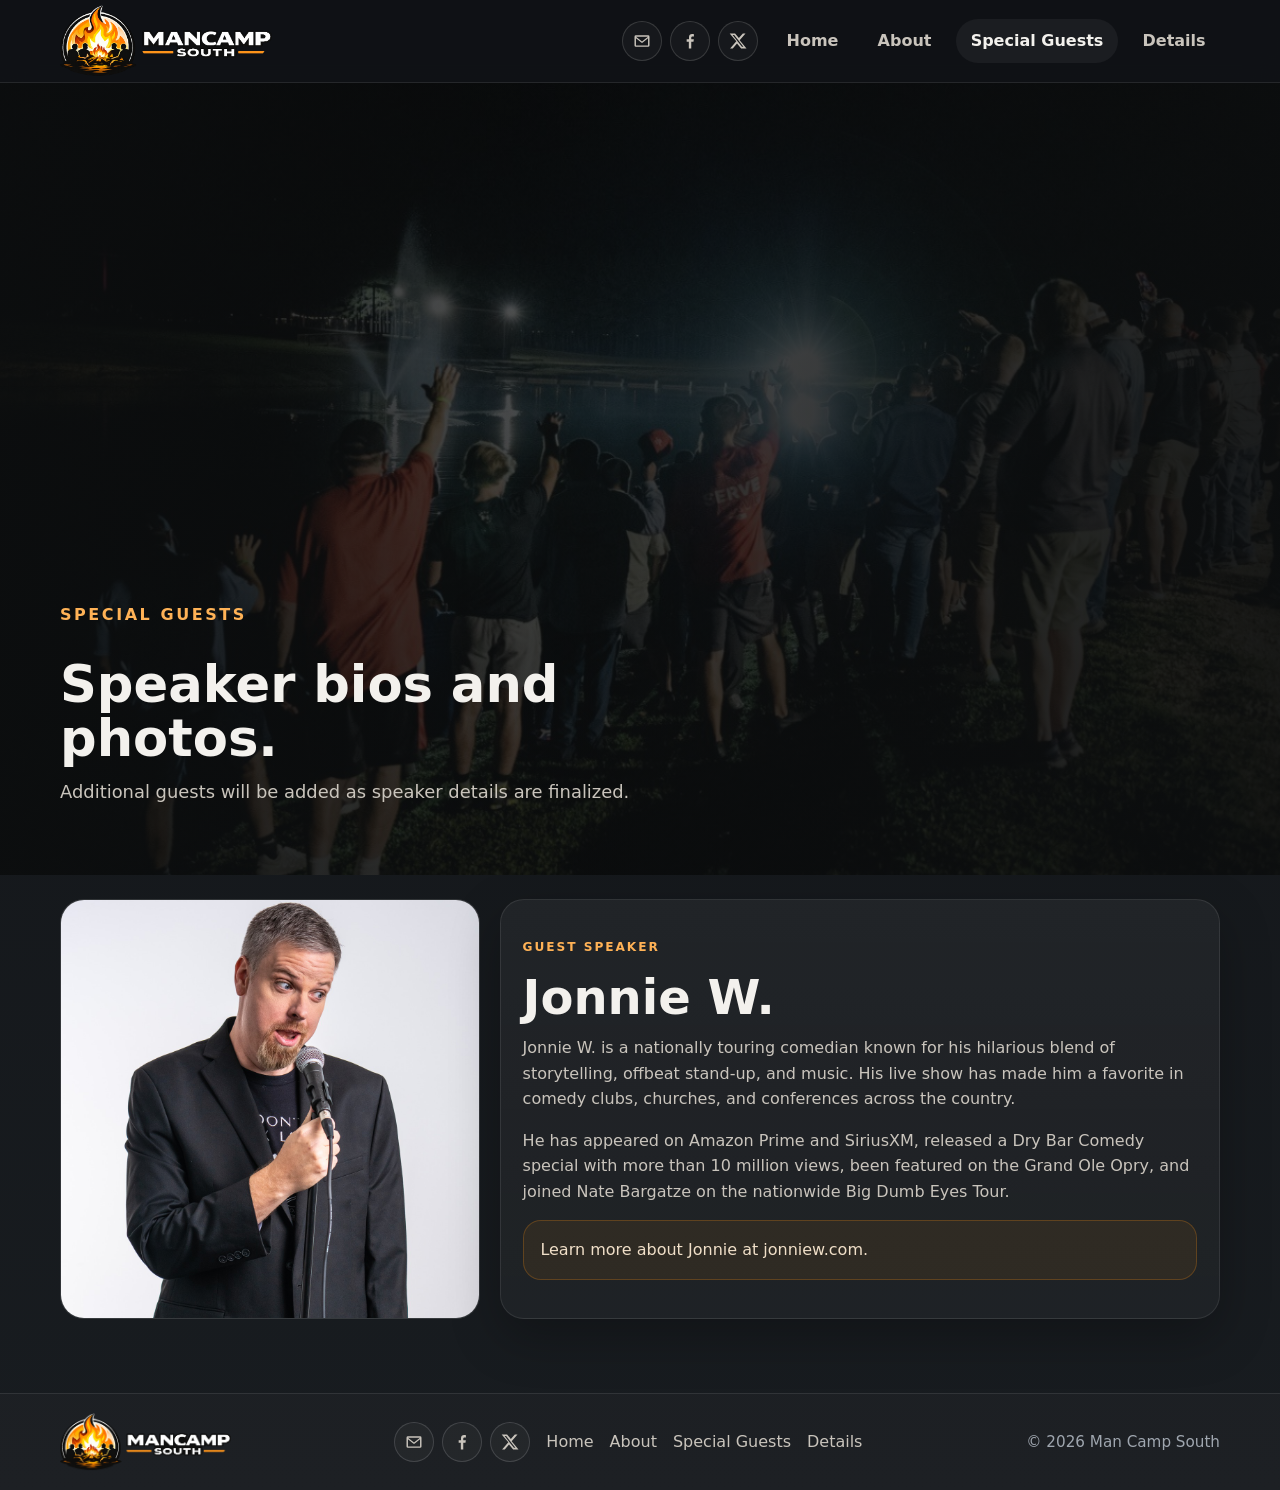
<file: guests.html>
<!DOCTYPE html>
<html lang="en">
<head>
  <meta charset="UTF-8" />
  <meta name="viewport" content="width=device-width, initial-scale=1.0" />
  <title>Special Guests | Man Camp South</title>
  <meta name="description" content="Special guest speaker bios and photos for Man Camp South." />
  <meta property="og:title" content="Special Guests | Man Camp South" />
  <meta property="og:description" content="Special guest speaker bios and photos for Man Camp South." />
  <meta property="og:image" content="./assets/images/nighttime-lakeside-gathering.jpg" />
  <link rel="icon" href="./favicon.png" type="image/png" />
  <link rel="apple-touch-icon" href="./icon-192.png" />
  <meta name="theme-color" content="#141619" />
  <meta name="apple-mobile-web-app-capable" content="yes" />
  <meta name="apple-mobile-web-app-status-bar-style" content="black-translucent" />
  <link rel="manifest" href="./site.webmanifest" />
  <link rel="stylesheet" href="./assets/css/styles.css" />
  <script defer src="./assets/js/config.js"></script>
  <script defer src="./assets/js/site.js"></script>
</head>
<body>
<header class="site-header">
  <div class="container header-inner">
    <a class="brand" href="./index.html" aria-label="Man Camp South home"><img src="./assets/brand/logo-header.png" alt="Man Camp South logo" class="site-logo"></a>
    <nav class="nav">
      <div class="nav-socials" aria-label="Contact and social links">
        <a class="social-link social-link-header" href="mailto:mancampsouth@gmail.com" aria-label="Email Man Camp South"><svg class="social-svg" viewBox="0 0 24 24" aria-hidden="true"><path d="M3 6.75A1.75 1.75 0 0 1 4.75 5h14.5A1.75 1.75 0 0 1 21 6.75v10.5A1.75 1.75 0 0 1 19.25 19H4.75A1.75 1.75 0 0 1 3 17.25V6.75Zm1.8.25 7.2 5.58L19.2 7H4.8Zm14.45 10.5V8.77l-6.71 5.2a.9.9 0 0 1-1.08 0l-6.71-5.2v8.73h14.5Z" fill="currentColor"/></svg></a>
        <a class="social-link social-link-header" href="https://www.facebook.com/profile.php?id=61587904392355" target="_blank" rel="noopener" aria-label="Follow Man Camp South on Facebook"><svg class="social-svg" viewBox="0 0 24 24" aria-hidden="true"><path d="M13.5 21v-8h2.7l.4-3h-3.1V8.1c0-.9.3-1.6 1.7-1.6h1.5V3.8c-.3 0-1.2-.1-2.2-.1-2.2 0-3.7 1.3-3.7 3.9V10H8v3h2.6v8h2.9Z" fill="currentColor"/></svg></a>
        <a class="social-link social-link-header" href="https://x.com/mancampsouth" target="_blank" rel="noopener" aria-label="Follow Man Camp South on X"><svg class="social-svg" viewBox="0 0 24 24" aria-hidden="true"><path d="M17.8 3H21l-7 8 8.2 10h-6.4L10.8 15 5.7 21H2.5l7.5-8.8L2 3h6.5l4.5 5.5L17.8 3Zm-1.1 16h1.8L7.4 4.9H5.5L16.7 19Z" fill="currentColor"/></svg></a>
      </div>
      <a href="./index.html">Home</a>
      <a href="./about.html">About</a>
      <a class="active" href="./guests.html">Special Guests</a>
      <a href="./details.html">Details</a>
    </nav>
  </div>
</header>

  <section class="hero-subpage hero-subpage-home">
    <div class="container hero-inner">
      <div class="hero-copy hero-copy-tight">
        <div class="eyebrow">Special Guests</div>
        <h1>Speaker bios and photos.</h1>
        <p class="lead">Additional guests will be added as speaker details are finalized.</p>
      </div>
    </div>
  </section>
  <main>
    <section class="section-tight section-first-after-hero">
      <div class="container">
        <div class="speaker-feature">
          <div class="speaker-photo card flat"><img src="./assets/images/jonnie-w.jpg" alt="Jonnie W. guest speaker photo"></div>
          <div class="card speaker-copy">
            <div class="eyebrow">Guest speaker</div>
            <h2>Jonnie W.</h2>
            <p>Jonnie W. is a nationally touring comedian known for his hilarious blend of storytelling, offbeat stand-up, and music. His live show has made him a favorite in comedy clubs, churches, and conferences across the country.</p>
            <p>He has appeared on Amazon Prime and SiriusXM, released a Dry Bar Comedy special with more than 10 million views, been featured on the Grand Ole Opry, and joined Nate Bargatze on the nationwide Big Dumb Eyes Tour.</p>
            <div class="notice">Learn more about Jonnie at <a href="https://www.jonniew.com/" target="_blank" rel="noopener">jonniew.com</a>.</div>
          </div>
        </div>
      </div>
    </section>
  </main>
<footer class="site-footer">
  <div class="container footer-inner">
    <div class="footer-brand-wrap"><a class="footer-brand" href="./index.html" aria-label="Man Camp South home"><img src="./assets/brand/logo-header.png" alt="Man Camp South logo" class="footer-logo"></a></div>
    <div class="footer-links-wrap"><div class="footer-row"><div class="footer-socials" aria-label="Contact and social links">
        <a class="social-link social-link-footer" href="mailto:mancampsouth@gmail.com" aria-label="Email Man Camp South"><svg class="social-svg" viewBox="0 0 24 24" aria-hidden="true"><path d="M3 6.75A1.75 1.75 0 0 1 4.75 5h14.5A1.75 1.75 0 0 1 21 6.75v10.5A1.75 1.75 0 0 1 19.25 19H4.75A1.75 1.75 0 0 1 3 17.25V6.75Zm1.8.25 7.2 5.58L19.2 7H4.8Zm14.45 10.5V8.77l-6.71 5.2a.9.9 0 0 1-1.08 0l-6.71-5.2v8.73h14.5Z" fill="currentColor"/></svg></a>
        <a class="social-link social-link-footer" href="https://www.facebook.com/profile.php?id=61587904392355" target="_blank" rel="noopener" aria-label="Follow Man Camp South on Facebook"><svg class="social-svg" viewBox="0 0 24 24" aria-hidden="true"><path d="M13.5 21v-8h2.7l.4-3h-3.1V8.1c0-.9.3-1.6 1.7-1.6h1.5V3.8c-.3 0-1.2-.1-2.2-.1-2.2 0-3.7 1.3-3.7 3.9V10H8v3h2.6v8h2.9Z" fill="currentColor"/></svg></a>
        <a class="social-link social-link-footer" href="https://x.com/mancampsouth" target="_blank" rel="noopener" aria-label="Follow Man Camp South on X"><svg class="social-svg" viewBox="0 0 24 24" aria-hidden="true"><path d="M17.8 3H21l-7 8 8.2 10h-6.4L10.8 15 5.7 21H2.5l7.5-8.8L2 3h6.5l4.5 5.5L17.8 3Zm-1.1 16h1.8L7.4 4.9H5.5L16.7 19Z" fill="currentColor"/></svg></a>
      </div><div class="footer-links"><a href="./index.html">Home</a><a href="./about.html">About</a><a href="./guests.html">Special Guests</a><a href="./details.html">Details</a></div></div></div>
    <div class="small">© <span id="year"></span> Man Camp South</div>
  </div>
</footer>
</body>
</html>
</file>
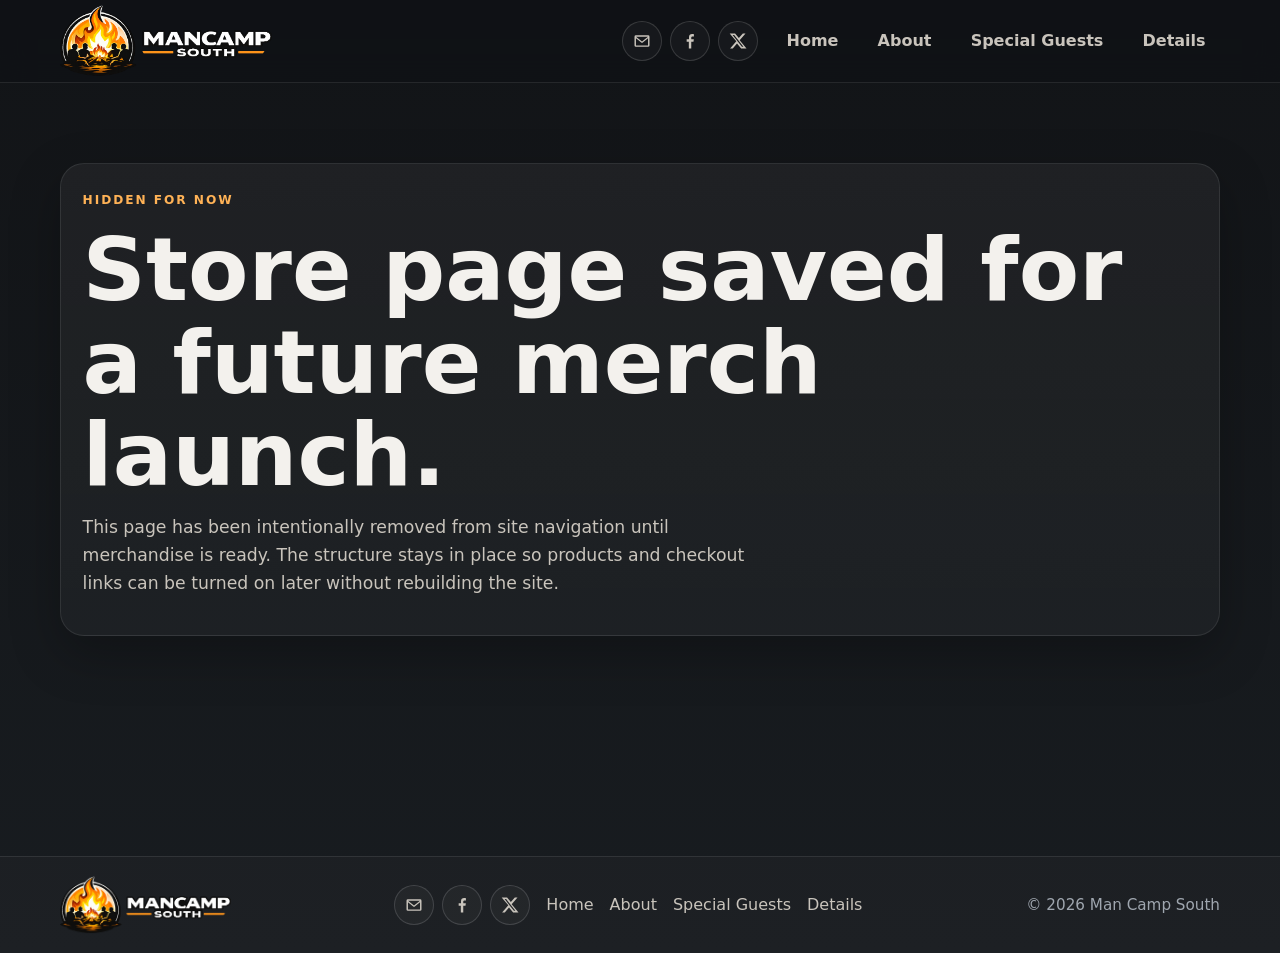
<file: store.html>
<!DOCTYPE html>
<html lang="en">
<head>
  <meta charset="UTF-8" />
  <meta name="viewport" content="width=device-width, initial-scale=1.0" />
  <title>Store | Man Camp South</title>
  <meta name="description" content="Hidden store shell for future merchandise launch." />
  <meta name="robots" content="noindex, nofollow" />
  <meta property="og:title" content="Store | Man Camp South" /><meta property="og:description" content="Hidden store shell for future merchandise launch." /><meta property="og:image" content="./assets/images/nighttime-lakeside-gathering.jpg" />
  <link rel="icon" href="./favicon.png" type="image/png" />
  <link rel="apple-touch-icon" href="./icon-192.png" />
  <meta name="theme-color" content="#141619" />
  <meta name="apple-mobile-web-app-capable" content="yes" />
  <meta name="apple-mobile-web-app-status-bar-style" content="black-translucent" />
  <link rel="manifest" href="./site.webmanifest" />
  <link rel="stylesheet" href="./assets/css/styles.css" />
  <script defer src="./assets/js/config.js"></script>
  <script defer src="./assets/js/site.js"></script>
</head>
<body>
  
<header class="site-header">
  <div class="container header-inner">
    <a class="brand" href="./index.html" aria-label="Man Camp South home"><img src="./assets/brand/logo-header.png" alt="Man Camp South logo" class="site-logo"></a>
    <nav class="nav">
      <div class="nav-socials" aria-label="Contact and social links">
        <a class="social-link social-link-header" href="mailto:mancampsouth@gmail.com" aria-label="Email Man Camp South"><svg class="social-svg" viewBox="0 0 24 24" aria-hidden="true"><path d="M3 6.75A1.75 1.75 0 0 1 4.75 5h14.5A1.75 1.75 0 0 1 21 6.75v10.5A1.75 1.75 0 0 1 19.25 19H4.75A1.75 1.75 0 0 1 3 17.25V6.75Zm1.8.25 7.2 5.58L19.2 7H4.8Zm14.45 10.5V8.77l-6.71 5.2a.9.9 0 0 1-1.08 0l-6.71-5.2v8.73h14.5Z" fill="currentColor"/></svg></a>
        <a class="social-link social-link-header" href="https://www.facebook.com/profile.php?id=61587904392355" target="_blank" rel="noopener" aria-label="Follow Man Camp South on Facebook"><svg class="social-svg" viewBox="0 0 24 24" aria-hidden="true"><path d="M13.5 21v-8h2.7l.4-3h-3.1V8.1c0-.9.3-1.6 1.7-1.6h1.5V3.8c-.3 0-1.2-.1-2.2-.1-2.2 0-3.7 1.3-3.7 3.9V10H8v3h2.6v8h2.9Z" fill="currentColor"/></svg></a>
        <a class="social-link social-link-header" href="https://x.com/mancampsouth" target="_blank" rel="noopener" aria-label="Follow Man Camp South on X"><svg class="social-svg" viewBox="0 0 24 24" aria-hidden="true"><path d="M17.8 3H21l-7 8 8.2 10h-6.4L10.8 15 5.7 21H2.5l7.5-8.8L2 3h6.5l4.5 5.5L17.8 3Zm-1.1 16h1.8L7.4 4.9H5.5L16.7 19Z" fill="currentColor"/></svg></a>
      </div>
      <a href="./index.html">Home</a>
      <a href="./about.html">About</a>
      <a href="./guests.html">Special Guests</a>
      <a href="./details.html">Details</a>
    </nav>
  </div>
</header>

  <main>
    <section class="section">
      <div class="container">
        <div class="card">
          <div class="eyebrow">Hidden for now</div>
          <h1 style="max-width:none">Store page saved for a future merch launch.</h1>
          <p class="lead">This page has been intentionally removed from site navigation until merchandise is ready. The structure stays in place so products and checkout links can be turned on later without rebuilding the site.</p>
        </div>
      </div>
    </section>
    <section class="section-sm">
      <div class="container">
        <div class="products-grid" id="products-grid"></div>
      </div>
    </section>
  </main>
  
<footer class="site-footer">
  <div class="container footer-inner">
    <div class="footer-brand-wrap"><a class="footer-brand" href="./index.html" aria-label="Man Camp South home"><img src="./assets/brand/logo-header.png" alt="Man Camp South logo" class="footer-logo"></a></div>
    <div class="footer-links-wrap"><div class="footer-row"><div class="footer-socials" aria-label="Contact and social links">
        <a class="social-link social-link-footer" href="mailto:mancampsouth@gmail.com" aria-label="Email Man Camp South"><svg class="social-svg" viewBox="0 0 24 24" aria-hidden="true"><path d="M3 6.75A1.75 1.75 0 0 1 4.75 5h14.5A1.75 1.75 0 0 1 21 6.75v10.5A1.75 1.75 0 0 1 19.25 19H4.75A1.75 1.75 0 0 1 3 17.25V6.75Zm1.8.25 7.2 5.58L19.2 7H4.8Zm14.45 10.5V8.77l-6.71 5.2a.9.9 0 0 1-1.08 0l-6.71-5.2v8.73h14.5Z" fill="currentColor"/></svg></a>
        <a class="social-link social-link-footer" href="https://www.facebook.com/profile.php?id=61587904392355" target="_blank" rel="noopener" aria-label="Follow Man Camp South on Facebook"><svg class="social-svg" viewBox="0 0 24 24" aria-hidden="true"><path d="M13.5 21v-8h2.7l.4-3h-3.1V8.1c0-.9.3-1.6 1.7-1.6h1.5V3.8c-.3 0-1.2-.1-2.2-.1-2.2 0-3.7 1.3-3.7 3.9V10H8v3h2.6v8h2.9Z" fill="currentColor"/></svg></a>
        <a class="social-link social-link-footer" href="https://x.com/mancampsouth" target="_blank" rel="noopener" aria-label="Follow Man Camp South on X"><svg class="social-svg" viewBox="0 0 24 24" aria-hidden="true"><path d="M17.8 3H21l-7 8 8.2 10h-6.4L10.8 15 5.7 21H2.5l7.5-8.8L2 3h6.5l4.5 5.5L17.8 3Zm-1.1 16h1.8L7.4 4.9H5.5L16.7 19Z" fill="currentColor"/></svg></a>
      </div><div class="footer-links"><a href="./index.html">Home</a><a href="./about.html">About</a><a href="./guests.html">Special Guests</a><a href="./details.html">Details</a></div></div></div>
    <div class="small">© <span id="year"></span> Man Camp South</div>
  </div>
</footer>

</body>
</html>
</file>
<file: assets/css/styles.css>
:root{
  --bg:#141619;
  --bg-2:#1b1f24;
  --bg-3:#232830;
  --card:#20252c;
  --card-soft:rgba(255,255,255,.04);
  --text:#f3f1ed;
  --muted:#c9c4bc;
  --muted-2:#9fa6af;
  --line:rgba(255,255,255,.09);
  --accent:#f28b11;
  --accent-2:#ffb256;
  --accent-soft:rgba(242,139,17,.12);
  --shadow:0 18px 50px rgba(0,0,0,.26);
  --radius:24px;
  --radius-sm:18px;
  --max:1160px;
}
*{box-sizing:border-box}
html{scroll-behavior:smooth}
body{
  margin:0;
  font-family:Inter,ui-sans-serif,system-ui,-apple-system,BlinkMacSystemFont,"Segoe UI",sans-serif;
  background:linear-gradient(180deg,#121417 0%,#181c20 100%);
  color:var(--text);
  line-height:1.6;
}
a{color:inherit;text-decoration:none}
img{display:block;max-width:100%}
.container{width:min(var(--max),calc(100% - 2rem));margin:0 auto}
.section{padding:80px 0}
.section-sm{padding:50px 0}
.section-tight{padding:34px 0}
h1,h2,h3{margin:0 0 .8rem;line-height:1.05}
h1{font-size:clamp(3rem,7vw,5.5rem);max-width:12ch}
h2{font-size:clamp(2rem,4vw,3rem)}
h3{font-size:1.15rem}
p{margin:0 0 1rem;color:var(--muted)}
.lead{font-size:1.08rem;max-width:64ch}
.small{font-size:.95rem;color:var(--muted-2)}
.eyebrow{
  display:inline-block;
  text-transform:uppercase;
  letter-spacing:.16em;
  font-size:.76rem;
  font-weight:800;
  color:var(--accent-2);
  margin-bottom:.9rem;
}
.muted-note{color:var(--muted-2)}
.site-header{
  position:sticky;top:0;z-index:20;
  backdrop-filter:blur(14px);
  background:rgba(16,18,21,.86);
  border-bottom:1px solid var(--line);
}
.header-inner{
  min-height:82px;
  display:flex;align-items:center;justify-content:space-between;gap:1rem;
}
.brand{display:inline-flex;align-items:center}
.brand img{display:block;width:auto}
.nav{display:flex;gap:.45rem;flex-wrap:wrap;align-items:center}
.nav a{
  color:var(--muted);
  font-weight:700;
  padding:.58rem .9rem;
  border-radius:999px;
  transition:.18s ease;
}
.nav a:hover,.nav a.active{
  color:var(--text);
  background:rgba(255,255,255,.05);
}
.btn-row{display:flex;gap:.9rem;flex-wrap:wrap}
.btn{
  display:inline-flex;align-items:center;justify-content:center;
  min-height:50px;padding:0 1.15rem;border-radius:999px;
  border:1px solid transparent;font-weight:800;transition:.18s ease;
}
.btn:hover{transform:translateY(-1px)}
.btn-primary{
  color:#1b1102;
  background:linear-gradient(135deg,var(--accent-2),var(--accent));
  box-shadow:0 12px 26px rgba(242,139,17,.18);
}
.btn-secondary{
  background:rgba(255,255,255,.03);
  border-color:rgba(255,255,255,.12);
}
.btn-disabled{opacity:.62;cursor:default;pointer-events:none}
.hero{
  position:relative;isolation:isolate;min-height:min(88vh,820px);
  display:grid;align-items:end;
}
.hero:before{
  content:"";position:absolute;inset:0;z-index:-2;
  background:
    linear-gradient(90deg, rgba(12,14,15,.9) 0%, rgba(12,14,15,.62) 42%, rgba(12,14,15,.9) 100%),
    linear-gradient(180deg, rgba(12,14,15,.15), rgba(12,14,15,.55)),
    url('../images/nighttime-lakeside-gathering.jpg') 54% center/cover no-repeat;
}
.hero:after{
  content:"";position:absolute;left:9%;bottom:10%;width:260px;height:260px;border-radius:50%;
  background:rgba(242,139,17,.16);filter:blur(44px);z-index:-1;
}
.hero-inner{padding:7.5rem 0 5rem}
.hero-copy{max-width:720px}
.hero-copy img.hero-logo{width:min(100%,440px);margin:0 0 1.15rem}
.hero-kicker{
  display:inline-flex;align-items:center;gap:.5rem;
  border:1px solid rgba(255,255,255,.12);
  background:rgba(255,255,255,.03);
  color:var(--muted);
  padding:.48rem .8rem;border-radius:999px;margin-bottom:1rem;
}
.hero-summary{
  margin-top:2rem;display:grid;grid-template-columns:repeat(3,minmax(0,1fr));gap:1rem;max-width:920px;
}
.summary-pill{
  padding:1rem 1rem 1.05rem;border-radius:20px;background:rgba(255,255,255,.05);
  border:1px solid rgba(255,255,255,.08)
}
.summary-pill strong{display:block;margin-bottom:.2rem}
.gallery-band{display:grid;grid-template-columns:1.4fr .9fr .9fr;gap:1rem}
.gallery-band img{
  width:100%;height:280px;object-fit:cover;border-radius:22px;border:1px solid var(--line);box-shadow:var(--shadow)
}
.grid-3,.grid-2,.products-grid,.stats-grid,.faq-grid{display:grid;gap:1.15rem}
.grid-3{grid-template-columns:repeat(3,minmax(0,1fr))}
.grid-2{grid-template-columns:repeat(2,minmax(0,1fr))}
.stats-grid{grid-template-columns:repeat(4,minmax(0,1fr))}
.products-grid{grid-template-columns:repeat(3,minmax(0,1fr))}
.faq-grid{grid-template-columns:repeat(2,minmax(0,1fr))}
.card{
  background:linear-gradient(180deg, rgba(255,255,255,.05), rgba(255,255,255,.03));
  border:1px solid var(--line);border-radius:var(--radius);padding:1.35rem;box-shadow:var(--shadow)
}
.card.flat{box-shadow:none}
.icon-badge{
  width:46px;height:46px;border-radius:14px;
  display:inline-flex;align-items:center;justify-content:center;
  background:var(--accent-soft);color:var(--accent-2);font-weight:900;margin-bottom:.95rem
}
.split{display:grid;grid-template-columns:1.03fr .97fr;gap:1.25rem;align-items:stretch}
.panel-image{overflow:hidden;border-radius:var(--radius);border:1px solid var(--line);box-shadow:var(--shadow)}
.panel-image img{width:100%;height:100%;object-fit:cover}
.cta-band{
  display:flex;align-items:center;justify-content:space-between;flex-wrap:wrap;gap:1.2rem;
  padding:1.4rem;border-radius:26px;border:1px solid rgba(242,139,17,.24);
  background:linear-gradient(135deg, rgba(242,139,17,.17), rgba(255,255,255,.03));
}
.notice{
  border:1px solid rgba(242,139,17,.25);background:rgba(242,139,17,.08);
  color:#f0dfc8;padding:1rem 1.05rem;border-radius:18px
}
.mono{font-family:ui-monospace,SFMono-Regular,Menlo,Consolas,monospace}
.kv-list{display:grid;gap:.55rem}
.kv-row{
  display:grid;grid-template-columns:190px 1fr;gap:1rem;padding:.8rem 0;border-bottom:1px solid var(--line)
}
.kv-row strong{color:var(--text)}
.timeline{display:grid;gap:.9rem}
.timeline-item{
  padding:1rem 1rem 1.05rem;border-radius:18px;background:rgba(255,255,255,.03);border:1px solid var(--line)
}
.timeline-item h3{margin-bottom:.25rem}
.check-list{display:grid;gap:.7rem}
.check-list > div{display:flex;gap:.7rem;align-items:flex-start}
.check{
  width:24px;height:24px;display:inline-flex;align-items:center;justify-content:center;
  background:var(--accent-soft);border-radius:999px;color:var(--accent-2);font-weight:900;flex:0 0 24px
}
.tag{
  display:inline-flex;align-items:center;border-radius:999px;
  padding:.38rem .7rem;background:var(--accent-soft);color:var(--accent-2);font-weight:800;font-size:.78rem;
  text-transform:uppercase;letter-spacing:.08em;margin-bottom:.65rem
}
.hero-subpage{
  position:relative;
  isolation:isolate;
  min-height:min(82vh,760px);
  display:flex;
  align-items:end;
  padding:0;
}
.hero-subpage:before{
  content:"";
  position:absolute;
  inset:0;
  z-index:-1;
  background:
    linear-gradient(180deg, rgba(12,14,15,.22), rgba(12,14,15,.58)),
    var(--hero-bg) center/cover no-repeat;
}
.hero-subpage .hero-inner{padding:6.5rem 0 4rem}
.banner{border-radius:24px;border:1px solid var(--line);overflow:hidden;box-shadow:var(--shadow)}
.banner img{width:100%}
.site-footer{
  margin-top:40px;border-top:1px solid var(--line);background:rgba(255,255,255,.02)
}
.footer-inner{
  min-height:92px;padding:1.2rem 0;display:flex;justify-content:space-between;align-items:center;gap:1rem;flex-wrap:wrap
}
.footer-links{display:flex;gap:1rem;flex-wrap:wrap}
.footer-links a{color:var(--muted)}
.product-card{
  overflow:hidden;border:1px solid var(--line);border-radius:24px;background:rgba(255,255,255,.03);box-shadow:var(--shadow)
}
.product-media img{width:100%;height:240px;object-fit:cover}
.product-body{padding:1.15rem}
.product-meta{display:flex;align-items:center;justify-content:space-between;gap:1rem;margin:1rem 0}
.price{font-size:1.3rem;font-weight:900;color:var(--text)}
.hero-minor-copy{max-width:56ch}
@media (max-width:980px){
  .grid-3,.stats-grid,.products-grid,.hero-summary,.faq-grid{grid-template-columns:1fr 1fr}
  .split,.gallery-band{grid-template-columns:1fr}
  .gallery-band img,.product-media img{height:240px}
}
@media (max-width:680px){
  .header-inner{padding:.5rem 0}
  .nav{width:100%}
  .grid-3,.grid-2,.stats-grid,.products-grid,.hero-summary,.faq-grid{grid-template-columns:1fr}
  .kv-row{grid-template-columns:1fr}
  h1{font-size:clamp(2.6rem,12vw,4rem)}
  .hero-inner{padding:6.5rem 0 4rem}
  .hero-copy img.hero-logo{width:min(100%,320px)}
  .site-logo{height:auto;width:auto;max-width:100%;max-height:68px;display:block;object-fit:contain}
  .footer-logo{height:auto;width:auto;max-width:100%;max-height:52px;display:block;object-fit:contain}
}

.site-logo{height:auto;width:auto;max-width:100%;max-height:68px;display:block;object-fit:contain}
.footer-brand{display:inline-flex;align-items:center}
.footer-logo{height:auto;width:auto;max-width:100%;max-height:52px;display:block;object-fit:contain}
.footer-brand-wrap{display:flex;align-items:center}
.hero-clean{min-height:min(82vh,760px)}
.hero-grid{display:grid;grid-template-columns:minmax(0,1.15fr) minmax(300px,.72fr);gap:1.4rem;align-items:end}
.hero-copy-tight{max-width:none}
.hero-mark{margin:0 0 1rem}
.hero-wordmark{font-size:clamp(3.1rem,8vw,6rem);font-weight:900;line-height:.92;letter-spacing:.01em;color:#fbf8f4;text-shadow:0 10px 30px rgba(0,0,0,.25)}
.hero-submark{display:flex;align-items:center;gap:.9rem;font-size:clamp(1.2rem,2vw,1.8rem);font-weight:900;letter-spacing:.42em;color:#fbf8f4;margin-top:.45rem}
.hero-submark span{flex:0 0 clamp(3.2rem,7vw,6rem);height:6px;border-radius:999px;background:linear-gradient(90deg,var(--accent),var(--accent-2))}
.hero-clean h1{font-size:clamp(2rem,4vw,3.35rem);max-width:14ch;margin-top:1rem}
.hero-aside{align-self:end}
.glass-card{background:linear-gradient(180deg,rgba(30,34,40,.82),rgba(23,26,31,.92));backdrop-filter:blur(8px);border:1px solid rgba(255,255,255,.09)}
.mini-points{display:grid;gap:.9rem;margin-top:1rem}
.mini-points div{display:grid;gap:.2rem}
.mini-points strong{font-size:1rem}
.mini-points span{color:var(--muted-2);font-size:.95rem}
.gallery-band-polished{border:none;background:transparent;padding:0;gap:1rem}
.gallery-band-polished img{border-radius:22px;border:1px solid var(--line);box-shadow:var(--shadow)}
.quick-grid{display:grid;gap:1rem}
.quick-grid-3{grid-template-columns:repeat(3,minmax(0,1fr))}
.compact-card{padding:1.2rem 1.1rem;min-height:unset}
.compact-card h3{margin-bottom:.35rem;font-size:1rem}
.compact-card p{margin:0;color:var(--muted)}
.split-balanced{grid-template-columns:repeat(2,minmax(0,1fr));align-items:stretch}
.accent-card{background:linear-gradient(180deg,rgba(242,139,17,.12),rgba(255,255,255,.03));border-color:rgba(242,139,17,.22)}
.notice strong{color:#fff}
@media (max-width: 960px){
  .hero-grid,.split-balanced,.quick-grid-3{grid-template-columns:1fr}
  .hero-aside{max-width:680px}
  .site-logo{height:auto;width:auto;max-width:100%;max-height:68px;display:block;object-fit:contain}
  .footer-logo{height:auto;width:auto;max-width:100%;max-height:52px;display:block;object-fit:contain}
}
@media (max-width: 640px){
  .wm-top{font-size:1.3rem}
  .wm-bottom{font-size:.72rem;gap:.35rem;letter-spacing:.24em}
  .wm-line{width:1.35rem;height:3px}
  .hero-submark{gap:.55rem;letter-spacing:.28em}
  .hero-submark span{height:4px}
}


.pretix-shell{padding:1.35rem;display:grid;gap:.8rem}
.pretix-shell h3{margin-bottom:.1rem}
.pretix-widget-compat{display:block;width:100%;min-height:420px}
.pretix-fallback{border:1px solid var(--line);border-radius:18px;padding:1rem;background:rgba(255,255,255,.03)}
.gallery-band-squares{grid-template-columns:repeat(3,minmax(0,1fr))}
.gallery-band-squares img{aspect-ratio:1/1;height:auto}
@media (max-width:980px){
  .gallery-band-squares{grid-template-columns:1fr}
  .gallery-band-squares img{aspect-ratio:16/10}
}


.gallery-band-centered{grid-template-columns:repeat(3,minmax(0,1fr));align-items:center}
.gallery-band-centered img:first-child,.gallery-band-centered img:last-child{aspect-ratio:1/1;height:auto}
.gallery-band-centered img:nth-child(2){aspect-ratio:1/1;height:auto;object-fit:cover}
.pretix-widget-note{color:var(--muted);margin-top:-.2rem}
.pretix-actions{margin-top:-.2rem}
.pretix-shell.widget-active{box-shadow:0 0 0 1px rgba(242,139,17,.35),0 16px 36px rgba(0,0,0,.24)}
.speaker-card-full{max-width:100%}
.site-footer .small:empty{display:none}
.speaker-feature{display:grid;grid-template-columns:minmax(280px,420px) minmax(0,1fr);gap:1.25rem;align-items:stretch}
.speaker-photo{padding:0;overflow:hidden;border-radius:var(--radius)}
.speaker-photo img{width:100%;height:100%;aspect-ratio:1/1;object-fit:cover;object-position:center top}
.speaker-copy{display:flex;flex-direction:column;justify-content:center}
@media (max-width:980px){.speaker-feature{grid-template-columns:1fr}}
@media (max-width:980px){
  .gallery-band-centered{grid-template-columns:1fr}
  .gallery-band-centered img:first-child,.gallery-band-centered img:last-child{aspect-ratio:16/10}
  .gallery-band-centered img:nth-child(2){height:240px}
}


.registration-card{display:grid;gap:1rem;align-content:center;min-height:360px}
.registration-card h3{font-size:1.5rem;margin-bottom:.1rem}
.small-card-copy{max-width:34ch;margin:0}
.registration-actions{display:grid;gap:.8rem;margin-top:.2rem}
.btn-register-lg{min-height:56px;font-size:1rem;padding:0 1.4rem;box-shadow:0 14px 30px rgba(242,139,17,.22)}
.btn-register-lg:after{content:"→";margin-left:.65rem;font-size:1.05rem}


/* v9 refinements */
.brand img.site-logo,.footer-logo{height:auto;width:auto;max-width:100%;max-height:52px;display:block;object-fit:contain}
.registration-card-inline{min-height:auto;grid-template-columns:minmax(0,1fr) auto;align-items:center;padding:1.4rem 1.5rem;}
.registration-card-inline .small-card-copy{max-width:50ch;}
.registration-section{padding-top:28px;padding-bottom:10px;}
@media (max-width:820px){.registration-card-inline{grid-template-columns:1fr;}}


.hero-subpage .hero-inner.hero-grid{display:grid;grid-template-columns:minmax(0,1.15fr) minmax(300px,.72fr);gap:1.4rem;align-items:end}
.hero-subpage .hero-copy{max-width:none}
.hero-subpage .registration-card{margin-top:0}
@media (max-width: 960px){
  .hero-subpage .hero-inner.hero-grid{grid-template-columns:1fr}
}


/* v11 consistency updates */
.hero-subpage .eyebrow{
  font-size:1rem;
  letter-spacing:.16em;
}
.hero-subpage h1{
  font-size:clamp(2rem,4vw,3.35rem);
  max-width:14ch;
  margin-top:1rem;
}
.hero-subpage .lead{
  font-size:1.12rem;
}



/* v13 mobile logo scaling fix */
.brand{display:inline-flex;align-items:center;max-width:100%}
.footer-brand{display:inline-flex;align-items:center;max-width:100%}
@media (max-width:680px){
  .hero-subpage{min-height:auto}
  .site-logo{height:auto;width:auto;max-width:100%;max-height:68px;display:block;object-fit:contain}
  .footer-logo{height:auto;width:auto;max-width:100%;max-height:52px;display:block;object-fit:contain}
}


/* v15 consistency and details cleanup */
.hero-subpage.hero-subpage-home{
  position:relative;
  isolation:isolate;
  min-height:min(88vh,820px);
  display:grid;
  align-items:end;
}
.hero-subpage.hero-subpage-home:before{
  content:"";
  position:absolute;
  inset:0;
  z-index:-1;
  background:
    linear-gradient(90deg, rgba(12,14,15,.9) 0%, rgba(12,14,15,.62) 42%, rgba(12,14,15,.9) 100%),
    linear-gradient(180deg, rgba(12,14,15,.15), rgba(12,14,15,.55)),
    url('../images/nighttime-lakeside-gathering.jpg') 54% center/cover no-repeat;
}
.hero-subpage.hero-subpage-home .hero-inner{
  padding:4.75rem 0 3.25rem;
}
.section-first-after-hero{
  padding-top:24px;
}
.faq-grid-compact{
  grid-template-columns:1fr;
  gap:.85rem;
  margin-top:.35rem;
}
.faq-grid-compact .card.flat{
  padding:1rem 1rem 1.05rem;
}
.faq-grid-compact h3{
  font-size:1rem;
  margin-bottom:.35rem;
}
@media (max-width:680px){
  .hero-subpage.hero-subpage-home{
    min-height:auto;
  }
  .hero-subpage.hero-subpage-home .hero-inner{
    padding:4rem 0 2.5rem;
  }
  .section-first-after-hero{
    padding-top:18px;
  }
}


.install-panel{margin-top:1rem;padding:1rem 1.05rem;border-radius:20px;border:1px solid rgba(255,255,255,.1);background:rgba(255,255,255,.03)}
.install-panel h3{margin:0 0 .35rem}
.install-panel p{margin:0 0 .85rem}
.install-actions{display:flex;flex-wrap:wrap;gap:.8rem;align-items:center}
.install-help{margin-top:.75rem;color:var(--muted-2);font-size:.92rem}
.install-help[hidden],.install-modal[hidden]{display:none !important}
.install-badge{display:inline-flex;align-items:center;gap:.45rem;padding:.4rem .7rem;border-radius:999px;background:var(--accent-soft);color:var(--accent-2);font-size:.75rem;font-weight:800;text-transform:uppercase;letter-spacing:.08em;margin-bottom:.65rem}
.install-modal{position:fixed;inset:0;z-index:50;background:rgba(7,9,11,.72);backdrop-filter:blur(10px);display:grid;place-items:center;padding:1rem}
.install-dialog{width:min(560px,100%);padding:1.35rem;border-radius:24px;border:1px solid var(--line);background:linear-gradient(180deg, rgba(32,37,44,.98), rgba(24,28,32,.98));box-shadow:var(--shadow)}
.install-steps{display:grid;gap:.8rem;margin:1rem 0}
.install-step{display:flex;gap:.75rem;align-items:flex-start;padding:.8rem .85rem;border-radius:18px;background:rgba(255,255,255,.03);border:1px solid var(--line)}
.install-step span{width:26px;height:26px;display:inline-flex;align-items:center;justify-content:center;border-radius:999px;background:var(--accent-soft);color:var(--accent-2);font-weight:900;flex:0 0 26px}
.body-lock{overflow:hidden}

.brand img.site-logo{max-height:68px}
.footer-logo{max-height:52px}
@media (max-width:680px){.brand img.site-logo{max-height:64px}.footer-logo{max-height:52px}}


/* v22 header + install refinements */
.header-inner{flex-wrap:nowrap}
.brand{flex:0 0 auto}
.nav{flex:1 1 auto;justify-content:flex-end}
#install-app-btn.btn-primary{color:#1b1102}
@media (max-width:680px){
  .header-inner{gap:.6rem;align-items:center}
  .nav{width:auto;gap:.2rem;justify-content:flex-end;flex-wrap:wrap}
  .nav a{padding:.5rem .72rem;font-size:.95rem}
  .brand img.site-logo{max-height:46px}
}
.brand img.site-logo{max-height:52px}
.footer-logo{max-height:52px}


/* v24 mobile header/nav correction */
.nav a{white-space:nowrap}
@media (max-width:680px){
  .header-inner{
    min-height:72px;
    gap:.5rem;
    align-items:center;
    justify-content:space-between;
    flex-wrap:nowrap;
  }
  .brand{
    flex:0 0 auto;
    min-width:0;
  }
  .brand img.site-logo{
    max-height:52px;
    width:auto;
    display:block;
  }
  .nav{
    flex:0 1 auto;
    width:auto;
    gap:.16rem;
    justify-content:flex-end;
    align-items:center;
    flex-wrap:nowrap;
  }
  .nav a{
    padding:.42rem .58rem;
    font-size:.88rem;
    line-height:1;
  }
}


/* social links */
.header-socials,.footer-socials{display:flex;align-items:center;gap:.55rem;flex-wrap:wrap}
.social-link{
  display:inline-flex;
  align-items:center;
  justify-content:center;
  gap:.55rem;
  min-width:42px;
  height:42px;
  padding:0 .9rem;
  border-radius:999px;
  border:1px solid rgba(255,255,255,.14);
  background:rgba(255,255,255,.03);
  color:var(--muted);
  transition:transform .18s ease,border-color .18s ease,background .18s ease,color .18s ease;
}
.social-link:hover{
  transform:translateY(-1px);
  color:var(--text);
  border-color:rgba(255,255,255,.26);
  background:rgba(255,255,255,.06);
}
.social-link-header{
  width:40px;
  min-width:40px;
  height:40px;
  padding:0;
}

.footer-links-wrap{display:grid;gap:.9rem}
.footer-links-wrap .footer-links{align-items:center}
.footer-socials .social-link{font-size:.95rem;font-weight:700}
.footer-inner{align-items:center}
@media (max-width:860px){
  .header-inner{flex-wrap:wrap}
  .nav{order:2;flex:1 1 100%;justify-content:flex-start}
  .header-socials{margin-left:auto}
}
@media (max-width:680px){
  .header-inner{
    min-height:72px;
    gap:.6rem;
    align-items:center;
    justify-content:space-between;
  }
  .brand{flex:0 0 auto;min-width:0}
  .brand img.site-logo{max-height:52px;width:auto;display:block}
  .nav{
    order:2;
    flex:1 1 100%;
    width:100%;
    gap:.22rem;
    justify-content:flex-start;
    align-items:center;
    flex-wrap:wrap;
    padding-top:.15rem;
  }
  .nav a{padding:.42rem .58rem;font-size:.88rem;line-height:1}
  .header-socials{order:1;flex:0 0 auto;gap:.4rem}
  .social-link-header{width:36px;min-width:36px;height:36px}
  .footer-links-wrap{width:100%}
  .footer-links{width:100%}
  .footer-socials{width:100%}
  .footer-socials .social-link{justify-content:center;flex:1 1 140px}
}




/* v27 header + footer icon alignment cleanup */
.nav{
  display:flex;
  align-items:center;
  gap:.65rem;
  flex-wrap:wrap;
  justify-content:flex-end;
}

.nav-socials{
  display:flex;
  align-items:center;
  gap:.5rem;
  margin-right:.25rem;
}

.social-link-footer{
  width:40px;
  min-width:40px;
  height:40px;
  padding:0;
}

.footer-inner{
  display:grid;
  grid-template-columns:auto 1fr auto;
  align-items:center;
  gap:1.5rem;
}

.footer-links-wrap{
  display:flex;
  justify-content:center;
}

.footer-row{
  display:flex;
  align-items:center;
  justify-content:center;
  gap:1rem;
  flex-wrap:wrap;
}

.footer-socials{
  display:flex;
  align-items:center;
  gap:.5rem;
}

.footer-links{
  display:flex;
  align-items:center;
  gap:1rem;
  flex-wrap:wrap;
}

.footer-links a{
  color:var(--muted);
  text-decoration:none;
}

.footer-links a:hover{
  color:var(--text);
}

@media (max-width:900px){
  .footer-inner{
    grid-template-columns:1fr;
    justify-items:center;
    text-align:center;
    gap:1rem;
  }
}

@media (max-width:680px){
  .nav{
    gap:.35rem;
    justify-content:flex-start;
    width:100%;
  }
  .nav-socials{
    order:-1;
    margin-right:.1rem;
  }
  .footer-row{
    gap:.75rem;
  }
}




/* force sharper rendering */
.social-svg{
  shape-rendering:geometricPrecision;
}


/* v30 actual top icon size fix */
.social-link{
  width:40px;
  height:40px;
  min-width:40px;
  display:inline-flex;
  align-items:center;
  justify-content:center;
}

.nav-socials .social-link,
.footer-socials .social-link{
  width:40px;
  height:40px;
  min-width:40px;
  padding:0;
}

.nav-socials .social-svg,
.footer-socials .social-svg{
  width:20px !important;
  height:20px !important;
  display:block;
  shape-rendering:geometricPrecision;
  transform:none !important;
}

.nav-socials .social-link svg,
.footer-socials .social-link svg{
  width:20px !important;
  height:20px !important;
  display:block;
}

.nav-socials .social-link{
  border-radius:999px;
}


/* fixed hero background on desktop */
@media (min-width:681px){
  .hero:before,
  .hero-subpage:before,
  .hero-subpage.hero-subpage-home:before{
    background-attachment:scroll, scroll, fixed;
  }
}

.btn-inline{min-height:42px;padding:0 .95rem;font-size:.94rem}


/* v25 final header logo fix: use tightly-cropped logo-header.png */
.brand {
  display: inline-flex;
  align-items: center;
  flex: 0 0 auto;
}

.brand img.site-logo {
  display: block;
  width: auto !important;
  height: 72px !important;
  max-height: 72px !important;
  max-width: 280px !important;
  object-fit: contain;
}

.footer-logo {
  display: block;
  width: auto !important;
  height: 58px !important;
  max-height: 58px !important;
  max-width: 260px !important;
  object-fit: contain;
}

@media (max-width: 680px) {
  .brand img.site-logo {
    height: 56px !important;
    max-height: 56px !important;
    max-width: 190px !important;
  }

  .footer-logo {
    height: 52px !important;
    max-height: 52px !important;
    max-width: 220px !important;
  }
}


/* v31 details page balance + simplified arrival */
.details-top-grid{
  grid-template-columns:minmax(0,1.08fr) minmax(320px,.92fr);
}
.details-pricing-card{
  display:flex;
  flex-direction:column;
  justify-content:center;
}
.details-pricing-card #pricing-grid{
  grid-template-columns:1fr;
}
.details-pricing-card #pricing-grid .card.flat{
  display:grid;
  grid-template-columns:auto 1fr;
  align-items:center;
  gap:1rem;
  padding:1.15rem;
  background:linear-gradient(135deg,rgba(242,139,17,.13),rgba(255,255,255,.035));
  border-color:rgba(242,139,17,.24);
}
.details-pricing-card #pricing-grid h3,
.details-pricing-card #pricing-grid p{
  margin:0;
}
.gate-section{
  padding-top:20px;
  padding-bottom:24px;
}
.gate-callout{
  max-width:760px;
  margin:0 auto;
  text-align:center;
  background:linear-gradient(135deg,rgba(242,139,17,.16),rgba(255,255,255,.035));
  border-color:rgba(242,139,17,.26);
}
.gate-callout h2{
  margin-bottom:0;
}
.packing-section{
  padding-top:32px;
}
.packing-card{
  padding:1.6rem;
}
.packing-header{
  display:flex;
  justify-content:space-between;
  gap:1.5rem;
  align-items:end;
  margin-bottom:1.35rem;
}
.packing-header .small{
  max-width:36ch;
  margin:0;
}
.packing-layout{
  display:grid;
  grid-template-columns:minmax(260px,.72fr) minmax(0,1.28fr);
  gap:1.25rem;
  align-items:start;
}
.bring-list-large{
  padding:1.05rem;
  border:1px solid var(--line);
  border-radius:20px;
  background:rgba(255,255,255,.025);
}
.bring-list-large > div{
  padding:.35rem 0;
}
.faq-grid-balanced{
  grid-template-columns:repeat(2,minmax(0,1fr));
  gap:.85rem;
  margin-top:.35rem;
}
.faq-grid-balanced .card.flat{
  padding:1rem;
  box-shadow:none;
}
.faq-grid-balanced h3{
  font-size:1rem;
  margin-bottom:.35rem;
}
.faq-grid-balanced p{
  margin-bottom:0;
}
@media (max-width:980px){
  .details-top-grid,
  .packing-layout{
    grid-template-columns:1fr;
  }
  .packing-header{
    align-items:start;
    flex-direction:column;
  }
}
@media (max-width:680px){
  .packing-card{
    padding:1.2rem;
  }
  .faq-grid-balanced{
    grid-template-columns:1fr;
  }
  .gate-section{
    padding-top:12px;
  }
}
</file>
